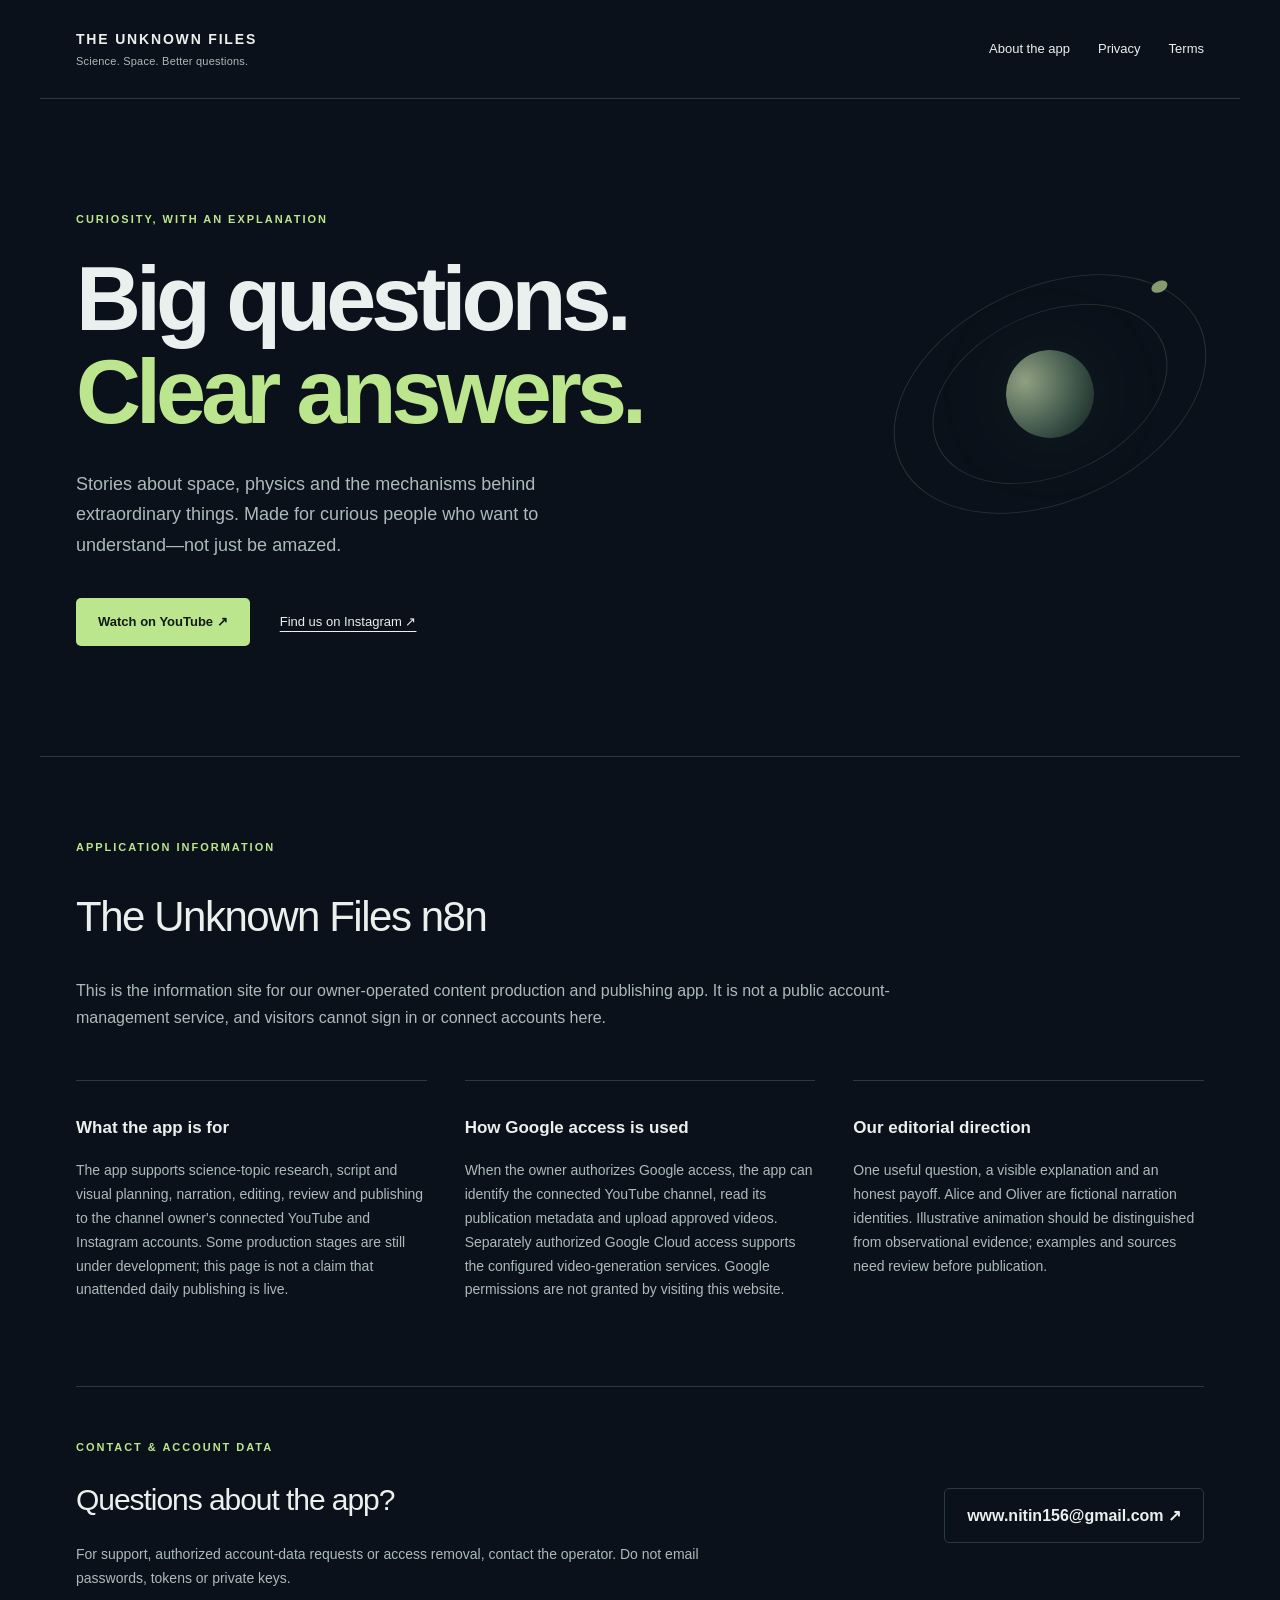
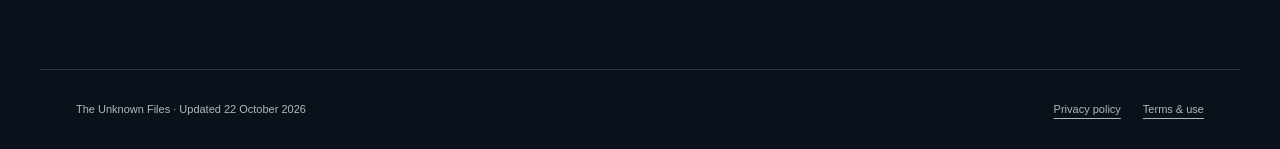
<file: index.html>
<!doctype html><html lang="en"><head><meta charset="utf-8"><meta name="viewport" content="width=device-width,initial-scale=1"><meta name="description" content="The Unknown Files: science, space and clear explanations. Information about our owner-operated publishing automation."><title>The Unknown Files — Science, explained</title><link rel="stylesheet" href="tuf-style.css"></head><body><header><a class="brand" href="index.html#home">THE UNKNOWN FILES<span>Science. Space. Better questions.</span></a><nav aria-label="Main navigation"><a href="index.html#automation">About the app</a><a href="privacy.html">Privacy</a><a href="terms.html">Terms</a></nav></header><main><section id="home" class="hero"><p class="eyebrow">CURIOSITY, WITH AN EXPLANATION</p><h1>Big questions.<br><em>Clear answers.</em></h1><p class="intro">Stories about space, physics and the mechanisms behind extraordinary things. Made for curious people who want to understand—not just be amazed.</p><div class="actions"><a class="button" href="https://www.youtube.com/channel/UCkYE1iRAkwbWhfTLlujFZoQ">Watch on YouTube ↗</a><a href="https://www.instagram.com/theunknownfiles_12/">Find us on Instagram ↗</a></div><div class="orbit" aria-hidden="true"><i></i><b></b><small></small></div></section><section id="automation" class="about"><p class="eyebrow">APPLICATION INFORMATION</p><h2>The Unknown Files n8n</h2><p>This is the information site for our owner-operated content production and publishing app. It is not a public account-management service, and visitors cannot sign in or connect accounts here.</p><div class="columns"><article><h3>What the app is for</h3><p>The app supports science-topic research, script and visual planning, narration, editing, review and publishing to the channel owner's connected YouTube and Instagram accounts. Some production stages are still under development; this page is not a claim that unattended daily publishing is live.</p></article><article><h3>How Google access is used</h3><p>When the owner authorizes Google access, the app can identify the connected YouTube channel, read its publication metadata and upload approved videos. Separately authorized Google Cloud access supports the configured video-generation services. Google permissions are not granted by visiting this website.</p></article><article><h3>Our editorial direction</h3><p>One useful question, a visible explanation and an honest payoff. Alice and Oliver are fictional narration identities. Illustrative animation should be distinguished from observational evidence; examples and sources need review before publication.</p></article></div></section><section class="contact"><div><p class="eyebrow">CONTACT &amp; ACCOUNT DATA</p><h2>Questions about the app?</h2><p>For support, authorized account-data requests or access removal, contact the operator. Do not email passwords, tokens or private keys.</p></div><a class="button secondary" href="mailto:www.nitin156@gmail.com">www.nitin156@gmail.com ↗</a></section></main><footer><span>The Unknown Files · Updated 22 October 2026</span><div><a href="privacy.html">Privacy policy</a><a href="terms.html">Terms &amp; use</a></div></footer></body></html>
</file>
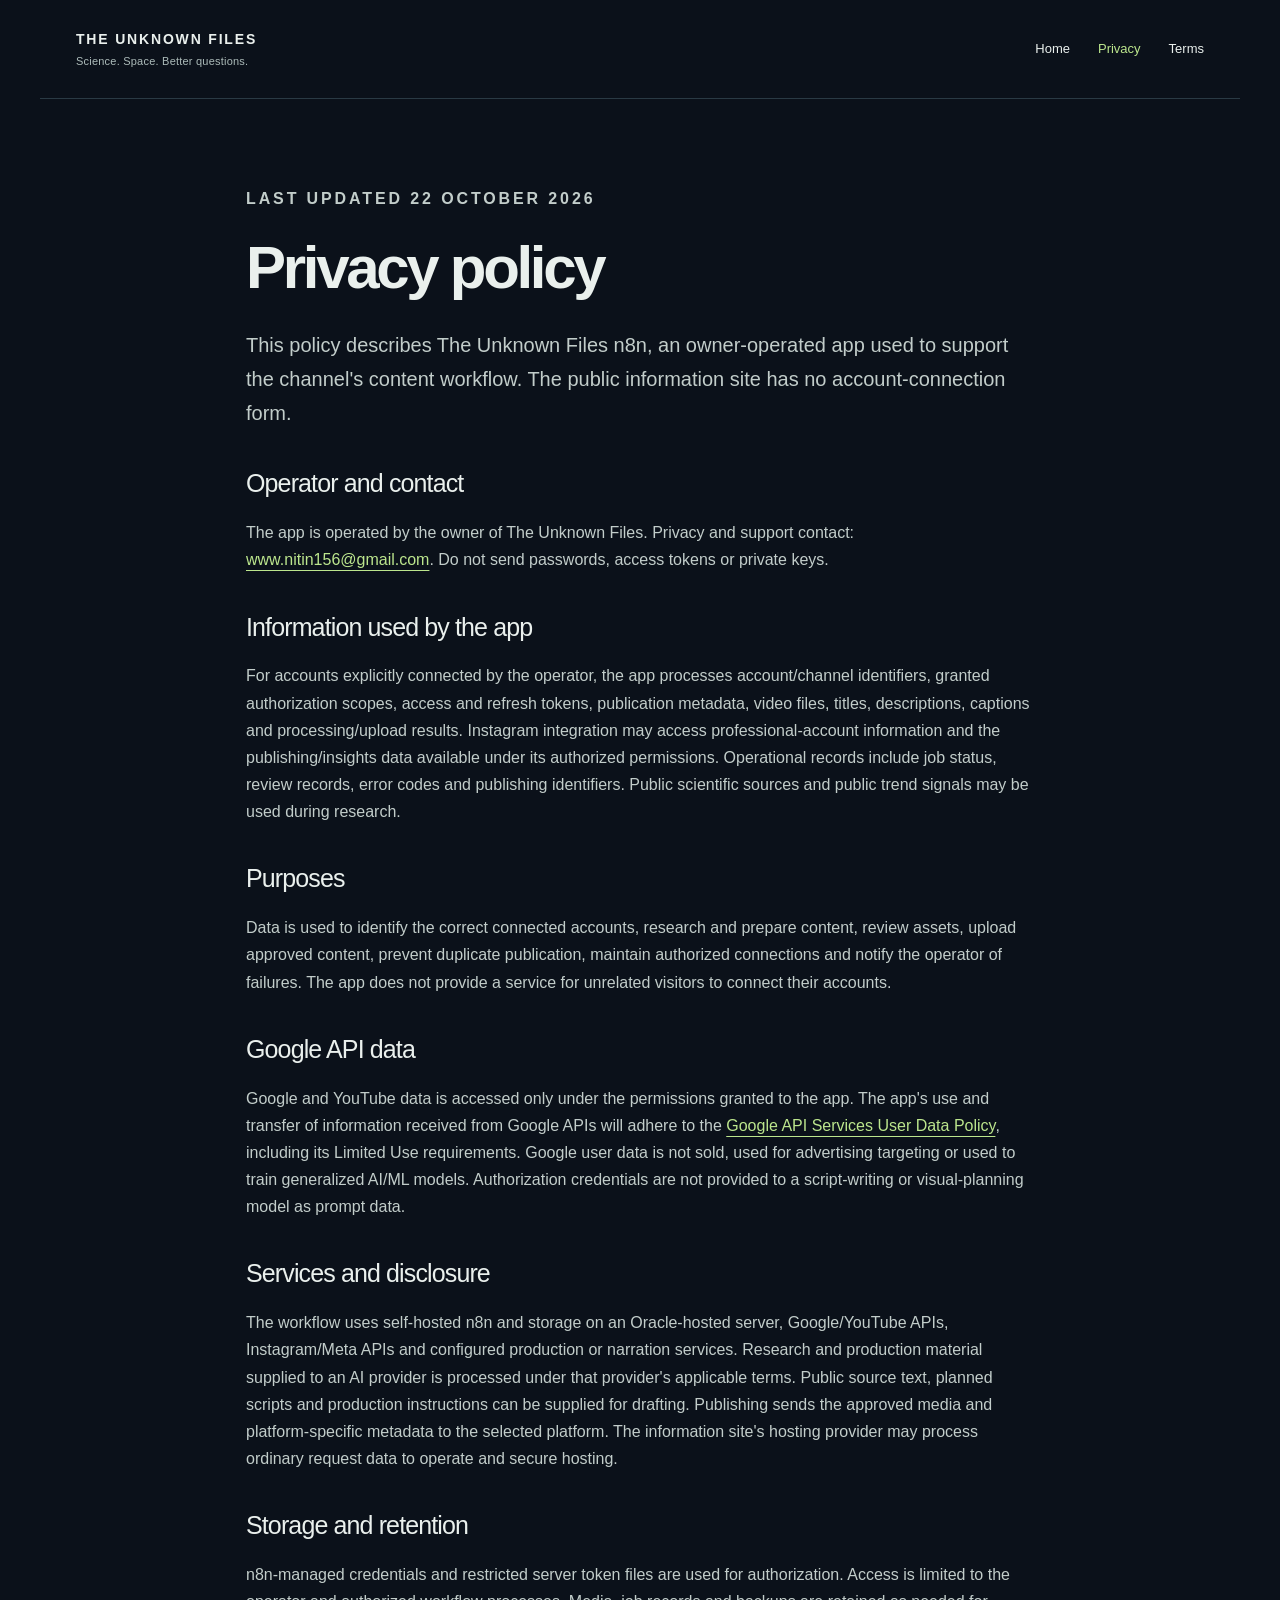
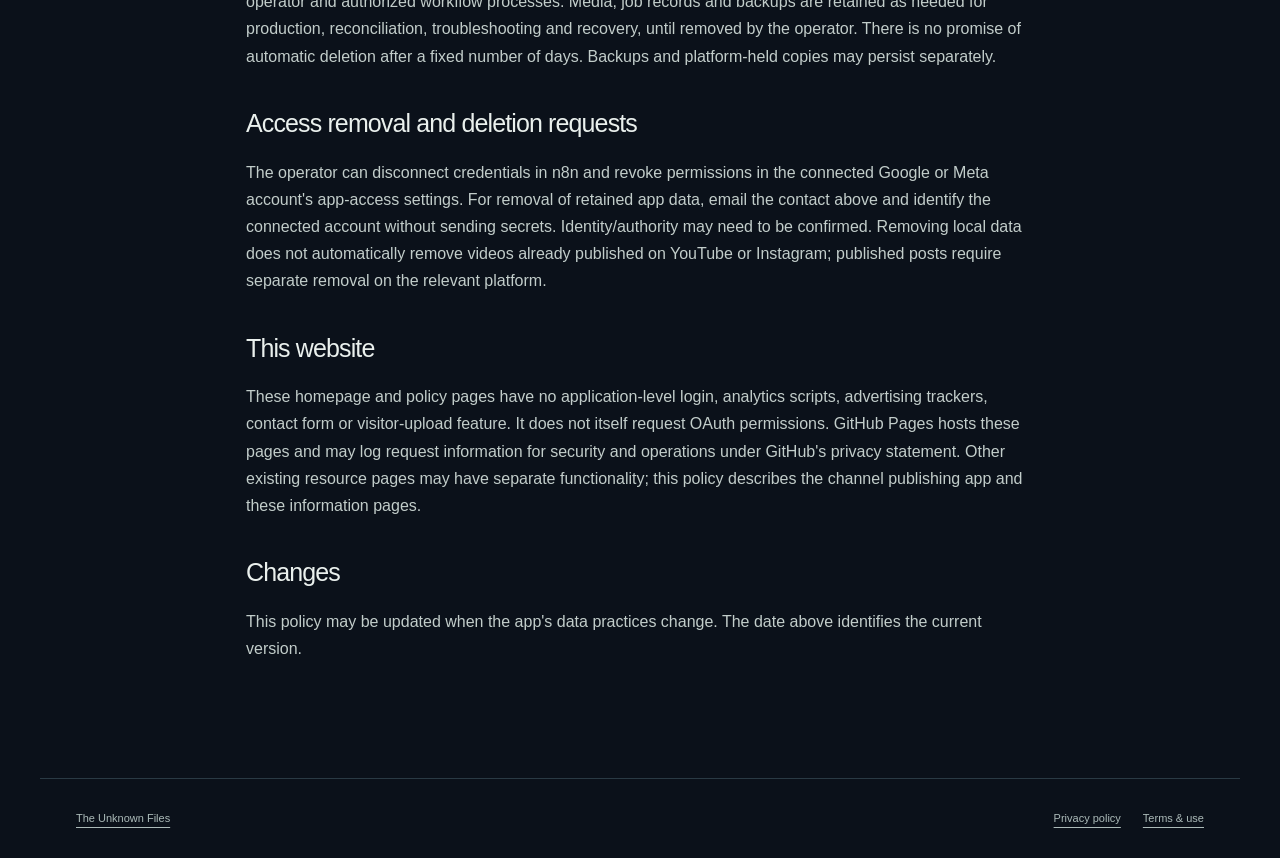
<file: privacy.html>
<!doctype html><html lang="en"><head><meta charset="utf-8"><meta name="viewport" content="width=device-width,initial-scale=1"><meta name="description" content="Privacy information for The Unknown Files n8n owner-operated publishing application."><title>Privacy policy — The Unknown Files</title><link rel="stylesheet" href="tuf-style.css"></head><body><header><a class="brand" href="index.html#home">THE UNKNOWN FILES<span>Science. Space. Better questions.</span></a><nav aria-label="Main navigation"><a href="index.html#home">Home</a><a aria-current="page" href="privacy.html">Privacy</a><a href="terms.html">Terms</a></nav></header><main class="document"><p class="eyebrow">LAST UPDATED 22 OCTOBER 2026</p><h1>Privacy policy</h1><p class="lead">This policy describes The Unknown Files n8n, an owner-operated app used to support the channel's content workflow. The public information site has no account-connection form.</p><h2>Operator and contact</h2><p>The app is operated by the owner of The Unknown Files. Privacy and support contact: <a href="mailto:www.nitin156@gmail.com">www.nitin156@gmail.com</a>. Do not send passwords, access tokens or private keys.</p><h2>Information used by the app</h2><p>For accounts explicitly connected by the operator, the app processes account/channel identifiers, granted authorization scopes, access and refresh tokens, publication metadata, video files, titles, descriptions, captions and processing/upload results. Instagram integration may access professional-account information and the publishing/insights data available under its authorized permissions. Operational records include job status, review records, error codes and publishing identifiers. Public scientific sources and public trend signals may be used during research.</p><h2>Purposes</h2><p>Data is used to identify the correct connected accounts, research and prepare content, review assets, upload approved content, prevent duplicate publication, maintain authorized connections and notify the operator of failures. The app does not provide a service for unrelated visitors to connect their accounts.</p><h2>Google API data</h2><p>Google and YouTube data is accessed only under the permissions granted to the app. The app's use and transfer of information received from Google APIs will adhere to the <a href="https://developers.google.com/terms/api-services-user-data-policy">Google API Services User Data Policy</a>, including its Limited Use requirements. Google user data is not sold, used for advertising targeting or used to train generalized AI/ML models. Authorization credentials are not provided to a script-writing or visual-planning model as prompt data.</p><h2>Services and disclosure</h2><p>The workflow uses self-hosted n8n and storage on an Oracle-hosted server, Google/YouTube APIs, Instagram/Meta APIs and configured production or narration services. Research and production material supplied to an AI provider is processed under that provider's applicable terms. Public source text, planned scripts and production instructions can be supplied for drafting. Publishing sends the approved media and platform-specific metadata to the selected platform. The information site's hosting provider may process ordinary request data to operate and secure hosting.</p><h2>Storage and retention</h2><p>n8n-managed credentials and restricted server token files are used for authorization. Access is limited to the operator and authorized workflow processes. Media, job records and backups are retained as needed for production, reconciliation, troubleshooting and recovery, until removed by the operator. There is no promise of automatic deletion after a fixed number of days. Backups and platform-held copies may persist separately.</p><h2>Access removal and deletion requests</h2><p>The operator can disconnect credentials in n8n and revoke permissions in the connected Google or Meta account's app-access settings. For removal of retained app data, email the contact above and identify the connected account without sending secrets. Identity/authority may need to be confirmed. Removing local data does not automatically remove videos already published on YouTube or Instagram; published posts require separate removal on the relevant platform.</p><h2>This website</h2><p>These homepage and policy pages have no application-level login, analytics scripts, advertising trackers, contact form or visitor-upload feature. It does not itself request OAuth permissions. GitHub Pages hosts these pages and may log request information for security and operations under GitHub's privacy statement. Other existing resource pages may have separate functionality; this policy describes the channel publishing app and these information pages.</p><h2>Changes</h2><p>This policy may be updated when the app's data practices change. The date above identifies the current version.</p></main><footer><a href="index.html#home">The Unknown Files</a><div><a href="privacy.html">Privacy policy</a><a href="terms.html">Terms &amp; use</a></div></footer></body></html>
</file>
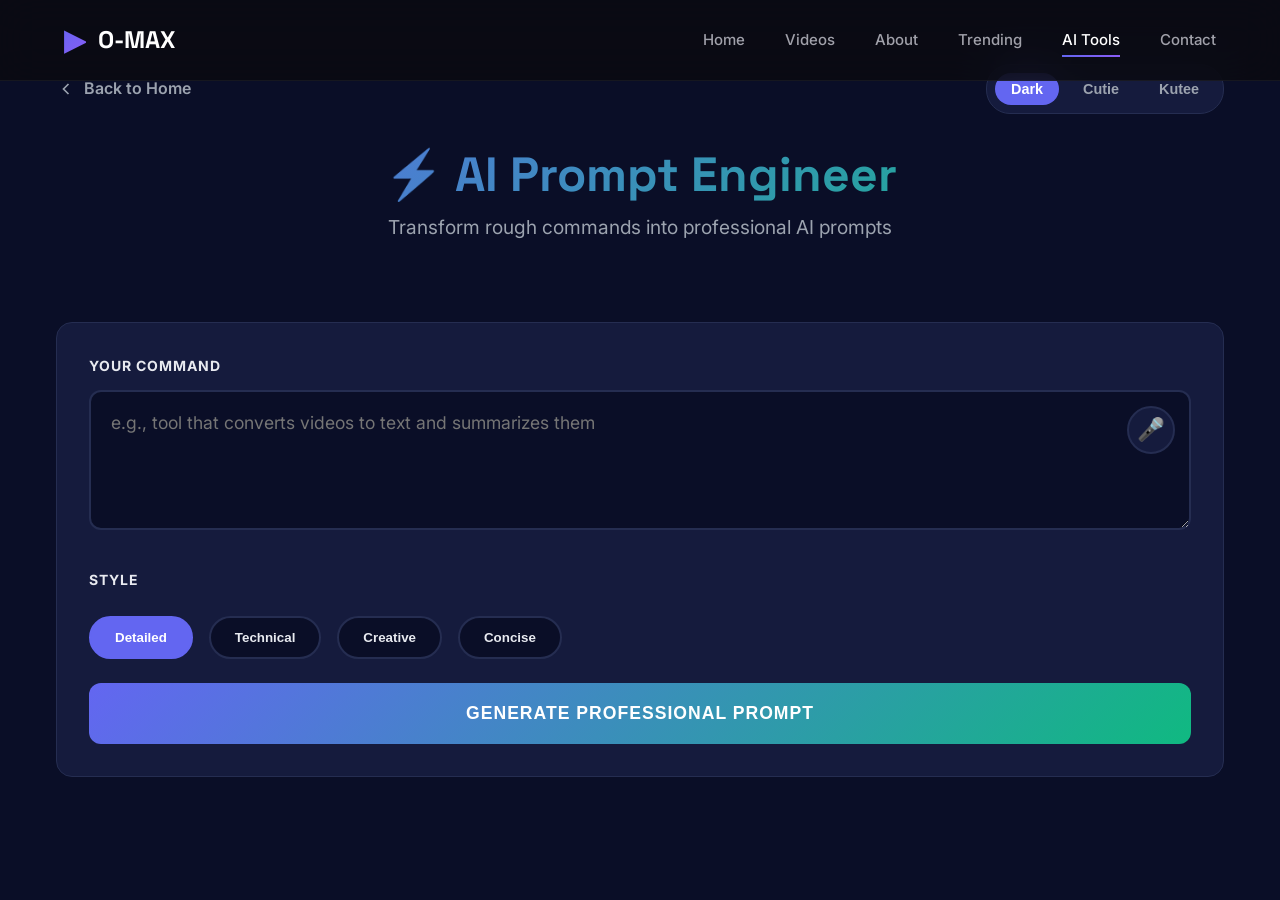
<file: prompt-engineer.html>
<!DOCTYPE html>
<html lang="en">
<head>
    <meta charset="UTF-8">
    <meta name="viewport" content="width=device-width, initial-scale=1.0">
    <meta name="description" content="Transform rough commands into professional AI prompts with voice input and grammar correction">
    <title>AI Prompt Engineer | O-MAX</title>
    <link rel="stylesheet" href="styles.css">
    <link rel="preconnect" href="https://fonts.googleapis.com">
    <link rel="preconnect" href="https://fonts.gstatic.com" crossorigin>
    <link href="https://fonts.googleapis.com/css2?family=Inter:wght@300;400;500;600;700;800&family=Space+Grotesk:wght@400;500;600;700&display=swap" rel="stylesheet">
    <style>
        :root {
            --bg: #0a0e27;
            --surface: #151b3d;
            --border: #252d51;
            --text: #e8eaf0;
            --text-dim: #9ca3af;
            --accent: #6366f1;
            --accent-hover: #5558e3;
            --accent-glow: rgba(99, 102, 241, 0.2);
            --success: #10b981;
            --warning: #f59e0b;
            --error: #ef4444;
        }

        :root[data-theme="cutie"] {
            --bg: #fff5f7;
            --surface: #ffffff;
            --border: #ffc0cb;
            --text: #2d1b2e;
            --text-dim: #6b4c6f;
            --accent: #ff69b4;
            --accent-hover: #ff1493;
            --accent-glow: rgba(255, 105, 180, 0.2);
            --success: #ff1493;
            --warning: #ff6b9d;
            --error: #ff1493;
        }

        :root[data-theme="kutee"] {
            --bg: #1a0033;
            --surface: #2d0052;
            --border: #6b00cc;
            --text: #f0e6ff;
            --text-dim: #b399cc;
            --accent: #cc00ff;
            --accent-hover: #9d00ff;
            --accent-glow: rgba(204, 0, 255, 0.3);
            --success: #ff00ff;
            --warning: #9d00ff;
            --error: #ff00cc;
        }

        body {
            background: var(--bg);
            color: var(--text);
            min-height: 100vh;
            transition: background 0.3s, color 0.3s;
        }

        .tool-container {
            max-width: 1200px;
            margin: 0 auto;
            padding: 2rem 1rem;
        }

        .tool-header {
            text-align: center;
            margin-bottom: 3rem;
            padding: 2rem 0;
        }

        .header-top {
            display: flex;
            justify-content: space-between;
            align-items: center;
            margin-bottom: 2rem;
            flex-wrap: wrap;
            gap: 1rem;
        }

        .back-link {
            display: inline-flex;
            align-items: center;
            gap: 0.5rem;
            color: var(--text-dim);
            text-decoration: none;
            font-weight: 600;
            transition: color 0.2s;
        }

        .back-link:hover {
            color: var(--accent);
        }

        .theme-switcher {
            display: flex;
            gap: 0.5rem;
            background: var(--surface);
            border: 1px solid var(--border);
            border-radius: 24px;
            padding: 0.5rem;
        }

        .theme-btn {
            padding: 0.5rem 1rem;
            background: transparent;
            border: none;
            border-radius: 20px;
            color: var(--text-dim);
            font-weight: 600;
            cursor: pointer;
            transition: all 0.2s;
            font-size: 0.9rem;
        }

        .theme-btn:hover {
            background: var(--accent-glow);
            color: var(--accent);
        }

        .theme-btn.active {
            background: var(--accent);
            color: white;
        }

        .tool-title {
            font-size: 3rem;
            font-weight: 900;
            background: linear-gradient(135deg, var(--accent), var(--success));
            -webkit-background-clip: text;
            -webkit-text-fill-color: transparent;
            margin-bottom: 0.5rem;
        }

        .tool-subtitle {
            color: var(--text-dim);
            font-size: 1.2rem;
        }

        .input-card {
            background: var(--surface);
            border: 1px solid var(--border);
            border-radius: 16px;
            padding: 2rem;
            margin-bottom: 2rem;
        }

        label {
            display: block;
            font-weight: 700;
            margin-bottom: 0.75rem;
            text-transform: uppercase;
            font-size: 0.875rem;
            letter-spacing: 1px;
        }

        .input-wrapper {
            position: relative;
        }

        textarea {
            width: 100%;
            padding: 1.25rem 4rem 1.25rem 1.25rem;
            background: var(--bg);
            border: 2px solid var(--border);
            border-radius: 12px;
            color: var(--text);
            font-size: 1.1rem;
            font-family: inherit;
            min-height: 140px;
            resize: vertical;
            transition: all 0.2s;
        }

        textarea:focus {
            outline: none;
            border-color: var(--accent);
            box-shadow: 0 0 0 3px var(--accent-glow);
        }

        .mic-btn {
            position: absolute;
            right: 1rem;
            top: 1rem;
            width: 3rem;
            height: 3rem;
            border: 2px solid var(--border);
            border-radius: 50%;
            background: var(--surface);
            color: var(--text-dim);
            cursor: pointer;
            display: flex;
            align-items: center;
            justify-content: center;
            font-size: 1.4rem;
            transition: all 0.2s;
        }

        .mic-btn:hover {
            border-color: var(--accent);
            color: var(--accent);
            transform: scale(1.05);
        }

        .mic-btn.recording {
            border-color: var(--error);
            background: var(--error);
            color: white;
            animation: pulse 1.5s infinite;
        }

        @keyframes pulse {
            0%, 100% {
                transform: scale(1);
                box-shadow: 0 0 0 0 var(--error);
            }
            50% {
                transform: scale(1.05);
                box-shadow: 0 0 0 10px transparent;
            }
        }

        .recording-status {
            display: none;
            margin-top: 0.75rem;
            padding: 0.75rem;
            background: var(--accent-glow);
            border-radius: 8px;
            color: var(--error);
            font-weight: 600;
        }

        .recording-status.active {
            display: flex;
            align-items: center;
            gap: 0.5rem;
        }

        .recording-dot {
            width: 8px;
            height: 8px;
            background: var(--error);
            border-radius: 50%;
            animation: blink 1s infinite;
        }

        @keyframes blink {
            0%, 100% {
                opacity: 1;
            }
            50% {
                opacity: 0.2;
            }
        }

        .styles {
            display: flex;
            gap: 1rem;
            flex-wrap: wrap;
            margin: 1.5rem 0;
        }

        .style-btn {
            padding: 0.75rem 1.5rem;
            border: 2px solid var(--border);
            border-radius: 24px;
            background: var(--bg);
            color: var(--text);
            font-weight: 600;
            cursor: pointer;
            transition: all 0.2s;
        }

        .style-btn:hover {
            border-color: var(--accent);
        }

        .style-btn.active {
            border-color: var(--accent);
            background: var(--accent);
            color: white;
        }

        .generate-btn {
            width: 100%;
            padding: 1.25rem;
            background: linear-gradient(135deg, var(--accent), var(--success));
            border: none;
            border-radius: 12px;
            color: white;
            font-size: 1.1rem;
            font-weight: 700;
            cursor: pointer;
            text-transform: uppercase;
            letter-spacing: 1px;
            transition: all 0.2s;
        }

        .generate-btn:hover {
            transform: translateY(-2px);
            box-shadow: 0 8px 24px var(--accent-glow);
        }

        .output {
            margin-top: 2rem;
        }

        .grid {
            display: grid;
            grid-template-columns: 1fr 1fr;
            gap: 2rem;
            margin-bottom: 2rem;
        }

        .card {
            background: var(--surface);
            border: 1px solid var(--border);
            border-radius: 16px;
            padding: 2rem;
        }

        .card-header {
            display: flex;
            justify-content: space-between;
            align-items: center;
            margin-bottom: 1.5rem;
            padding-bottom: 1rem;
            border-bottom: 2px solid var(--border);
        }

        .card-title {
            font-weight: 800;
            text-transform: uppercase;
            font-size: 0.85rem;
            letter-spacing: 1.5px;
            color: var(--text-dim);
        }

        .copy-btn {
            padding: 0.6rem 1.2rem;
            background: var(--accent-glow);
            border: 2px solid var(--accent);
            border-radius: 8px;
            color: var(--accent);
            font-weight: 700;
            cursor: pointer;
            transition: all 0.2s;
        }

        .copy-btn:hover {
            background: var(--accent);
            color: white;
        }

        .copy-btn.copied {
            background: var(--success);
            border-color: var(--success);
            color: white;
        }

        .prompt-text {
            line-height: 1.8;
            white-space: pre-wrap;
            word-wrap: break-word;
        }

        .improvements {
            background: var(--surface);
            border: 2px solid var(--success);
            border-radius: 16px;
            padding: 2rem;
        }

        .improvements-title {
            font-weight: 800;
            color: var(--success);
            margin-bottom: 1rem;
            text-transform: uppercase;
            letter-spacing: 1px;
        }

        .improvements ul {
            list-style: none;
        }

        .improvements li {
            padding: 0.5rem 0 0.5rem 2rem;
            position: relative;
        }

        .improvements li::before {
            content: "✓";
            position: absolute;
            left: 0;
            color: var(--success);
            font-weight: 700;
            font-size: 1.2rem;
        }

        .hidden {
            display: none;
        }

        .toast {
            position: fixed;
            bottom: 2rem;
            right: 2rem;
            background: var(--surface);
            border: 2px solid;
            padding: 1rem 1.5rem;
            border-radius: 12px;
            box-shadow: 0 8px 24px rgba(0, 0, 0, 0.3);
            display: flex;
            align-items: center;
            gap: 1rem;
            opacity: 0;
            transform: translateY(1rem);
            transition: all 0.3s;
            z-index: 1000;
        }

        .toast.show {
            opacity: 1;
            transform: translateY(0);
        }

        .toast.success {
            border-color: var(--success);
            color: var(--success);
        }

        .toast.error {
            border-color: var(--error);
            color: var(--error);
        }

        @media (max-width: 768px) {
            .grid {
                grid-template-columns: 1fr;
            }

            .tool-title {
                font-size: 2rem;
            }

            .header-top {
                flex-direction: column;
            }
        }
    </style>
</head>
<body>
    <!-- Navigation (same as homepage) -->
    <nav class="navbar" id="navbar">
        <div class="container">
            <div class="nav-content">
                <a href="index.html" class="logo">
                    <span class="logo-icon">▶</span>
                    <span class="logo-text">O-MAX</span>
                </a>
                <button class="mobile-toggle" id="mobileToggle" aria-label="Toggle menu">
                    <span></span>
                    <span></span>
                    <span></span>
                </button>
                <ul class="nav-links" id="navLinks">
                    <li><a href="index.html#home" class="nav-link">Home</a></li>
                    <li><a href="index.html#videos" class="nav-link">Videos</a></li>
                    <li><a href="index.html#about" class="nav-link">About</a></li>
                    <li><a href="trending.html" class="nav-link">Trending</a></li>
                    <li><a href="prompt-engineer.html" class="nav-link active">AI Tools</a></li>
                    <li><a href="index.html#contact" class="nav-link">Contact</a></li>
                </ul>
            </div>
        </div>
    </nav>

    <div class="tool-container">
        <header class="tool-header">
            <div class="header-top">
                <a href="index.html" class="back-link">
                    <svg width="20" height="20" viewBox="0 0 24 24" fill="none" stroke="currentColor" stroke-width="2">
                        <polyline points="15 18 9 12 15 6"></polyline>
                    </svg>
                    Back to Home
                </a>
                <div class="theme-switcher">
                    <button class="theme-btn active" data-theme="default">Dark</button>
                    <button class="theme-btn" data-theme="cutie">Cutie</button>
                    <button class="theme-btn" data-theme="kutee">Kutee</button>
                </div>
            </div>
            <h1 class="tool-title">⚡ AI Prompt Engineer</h1>
            <p class="tool-subtitle">Transform rough commands into professional AI prompts</p>
        </header>

        <div class="input-card">
            <label>Your Command</label>
            <div class="input-wrapper">
                <textarea id="input" placeholder="e.g., tool that converts videos to text and summarizes them"></textarea>
                <button class="mic-btn" id="micBtn">🎤</button>
            </div>
            <div class="recording-status" id="recording">
                <span class="recording-dot"></span>
                <span>Listening... Click mic to stop</span>
            </div>

            <label style="margin-top: 2rem;">Style</label>
            <div class="styles">
                <button class="style-btn active" data-style="detailed">Detailed</button>
                <button class="style-btn" data-style="technical">Technical</button>
                <button class="style-btn" data-style="creative">Creative</button>
                <button class="style-btn" data-style="concise">Concise</button>
            </div>

            <button class="generate-btn" id="generate">Generate Professional Prompt</button>
        </div>

        <div class="output hidden" id="output">
            <div class="grid">
                <div class="card">
                    <div class="card-header">
                        <span class="card-title">Original</span>
                        <button class="copy-btn" data-target="original">Copy</button>
                    </div>
                    <div class="prompt-text" id="originalText"></div>
                </div>

                <div class="card">
                    <div class="card-header">
                        <span class="card-title">Professional</span>
                        <button class="copy-btn" data-target="pro">Copy</button>
                    </div>
                    <div class="prompt-text" id="proText"></div>
                </div>
            </div>

            <div class="improvements">
                <div class="improvements-title">Improvements Made</div>
                <ul id="improvementsList"></ul>
            </div>
        </div>
    </div>

    <div class="toast" id="toast">
        <span id="toastIcon">✓</span>
        <span id="toastMsg">Copied!</span>
    </div>

    <script src="script.js"></script>
    <script src="prompt-engineer-script.js"></script>
</body>
</html>
</file>
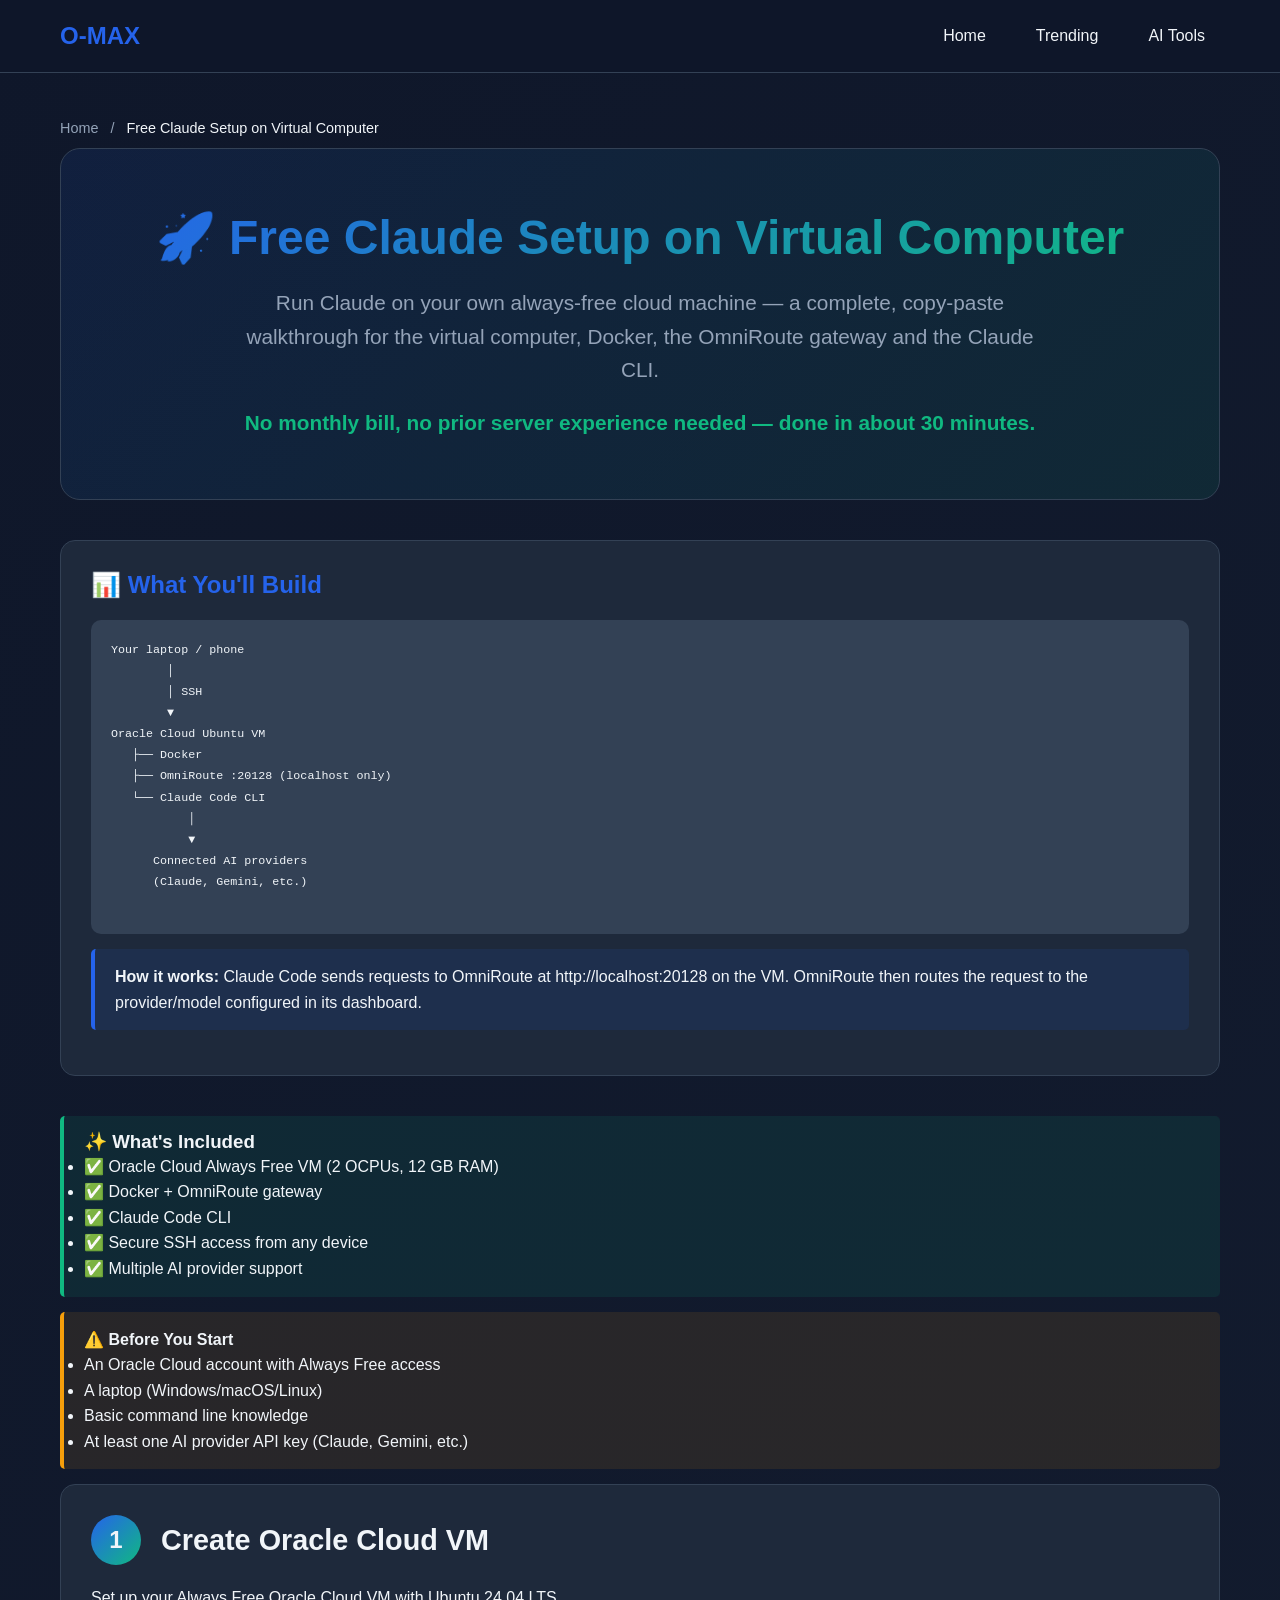
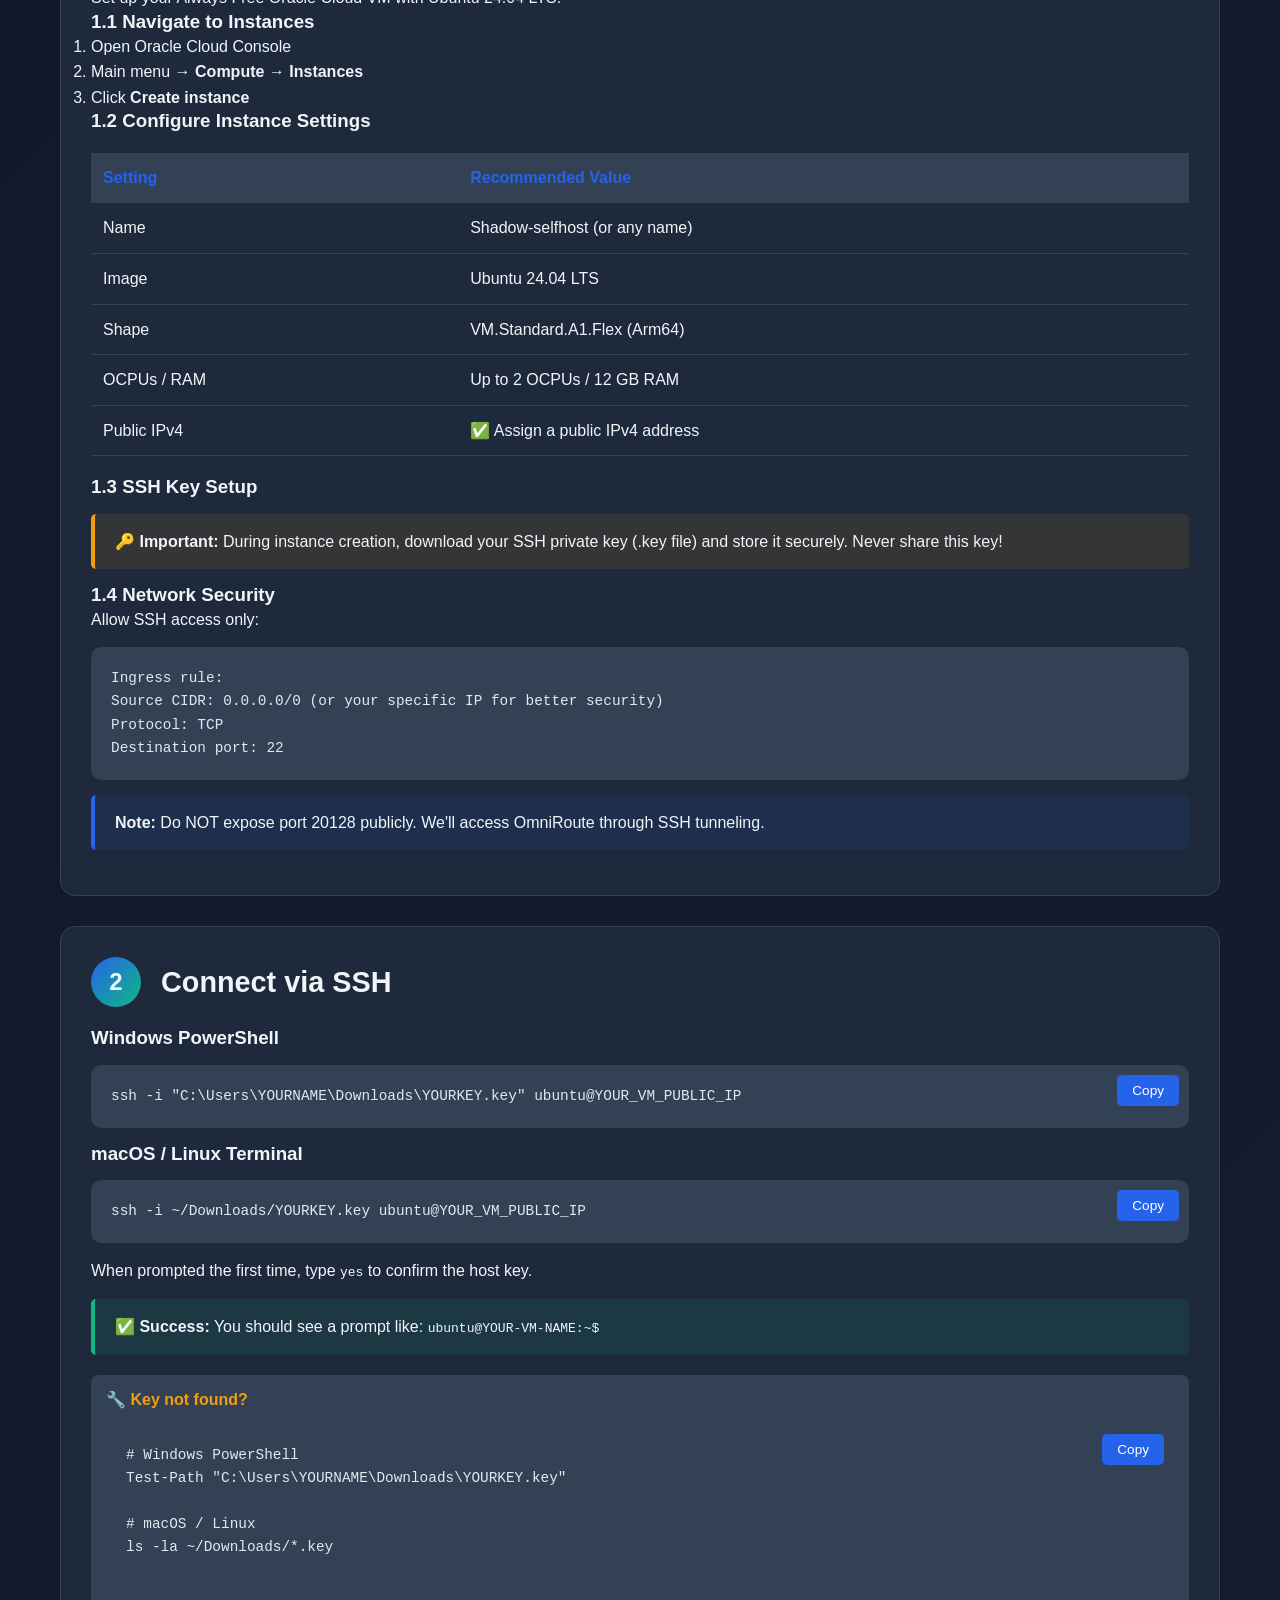
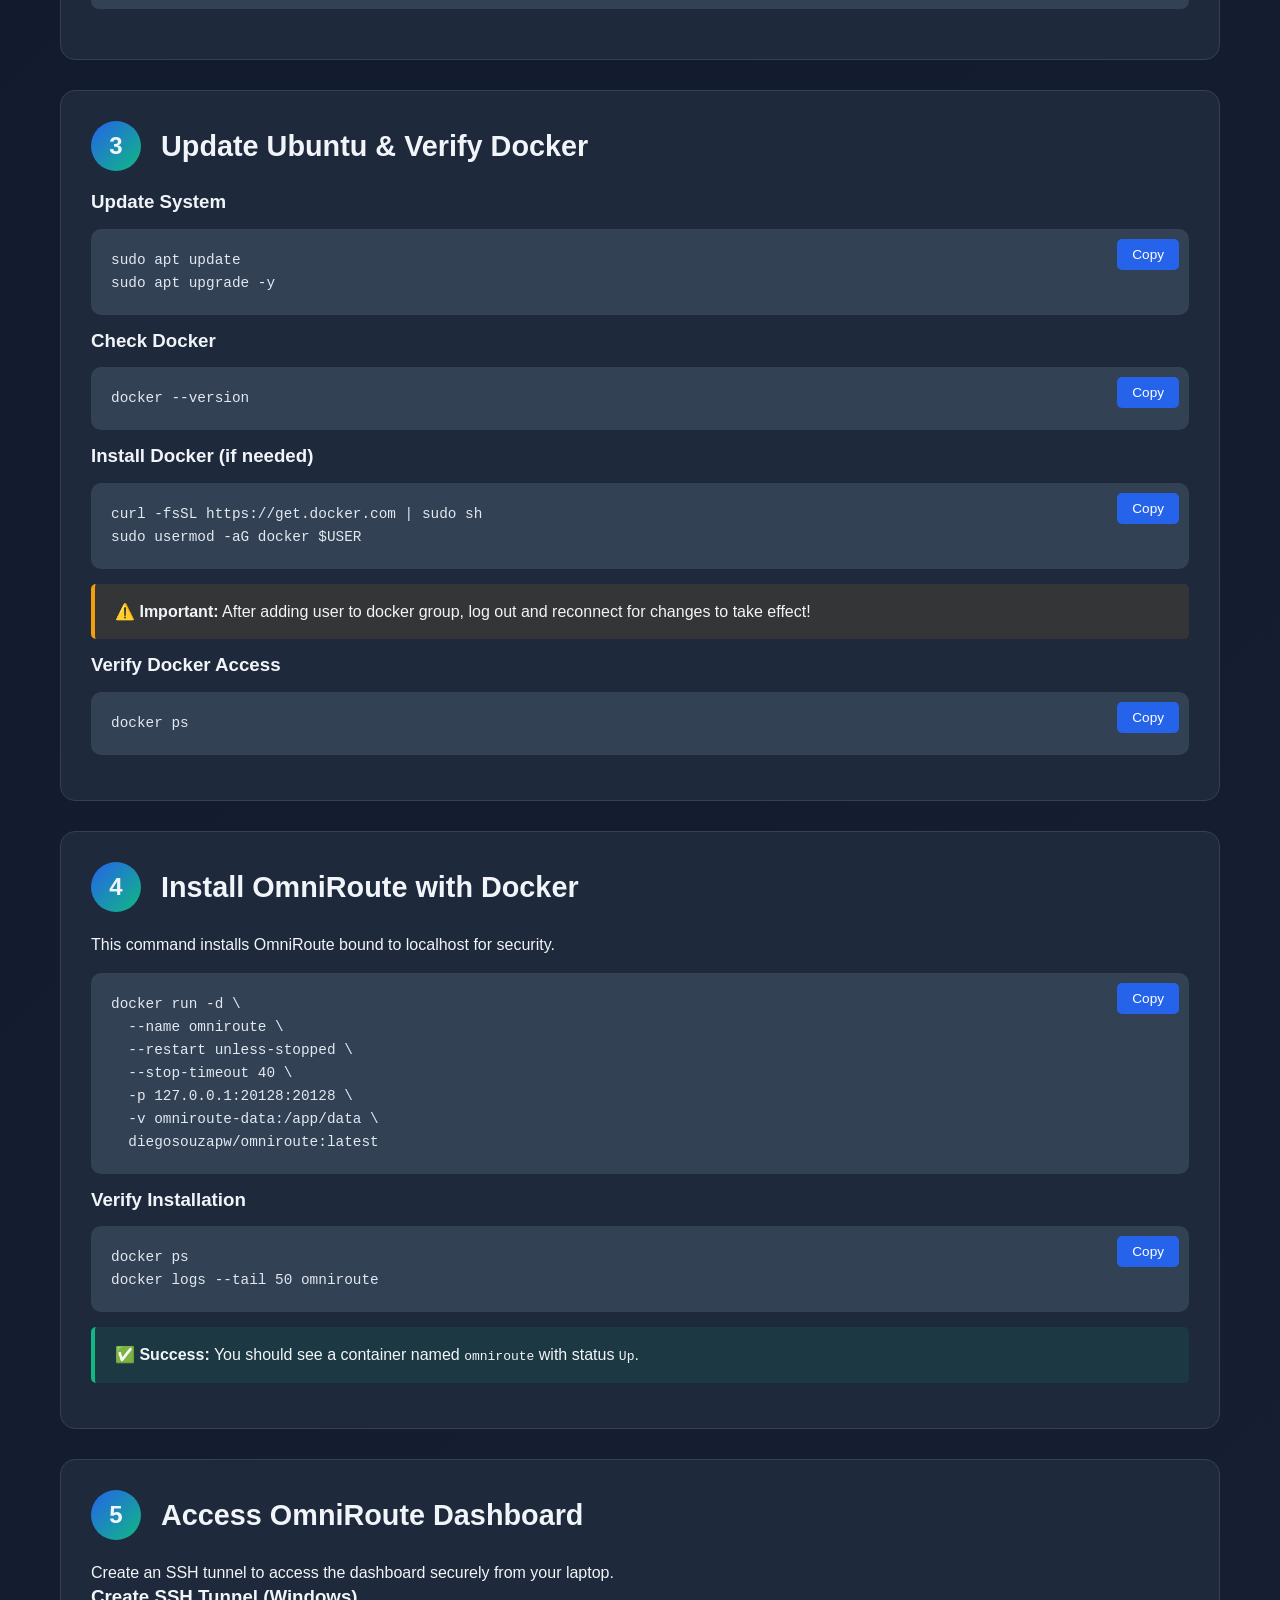
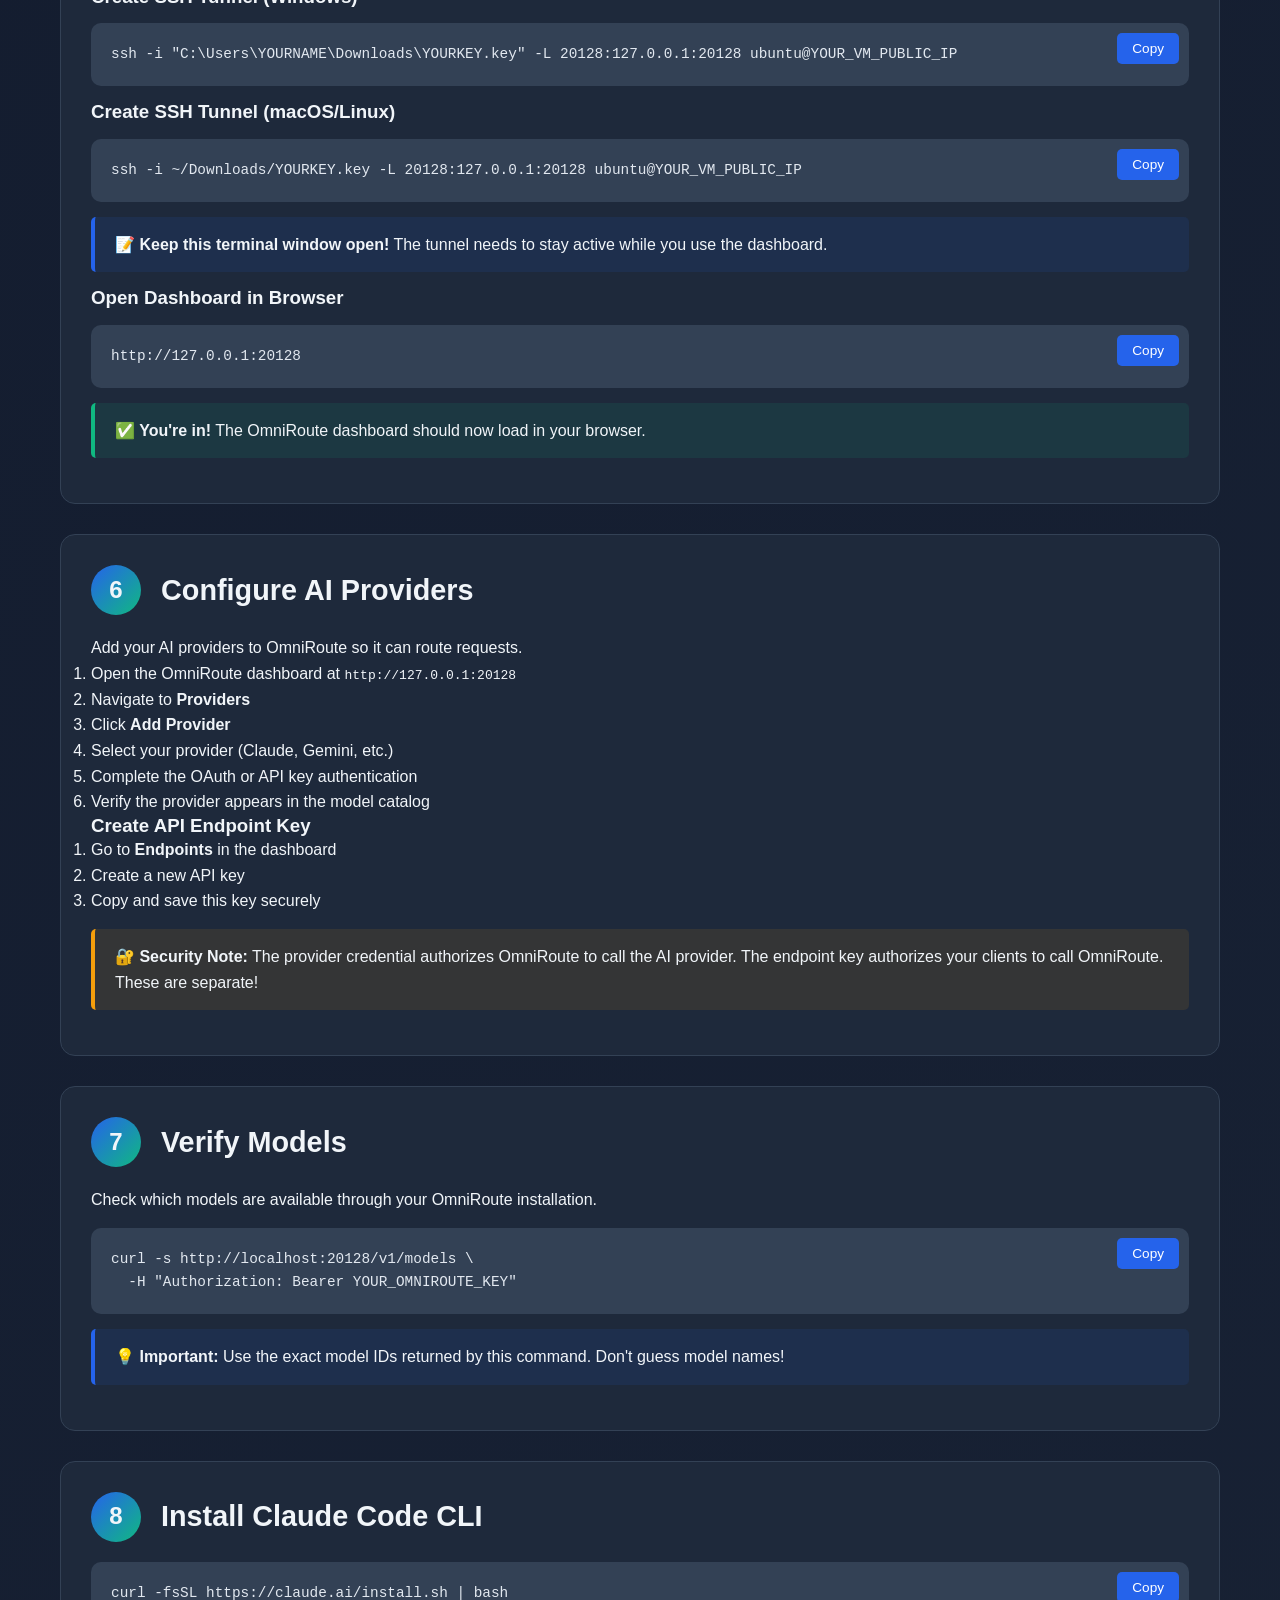
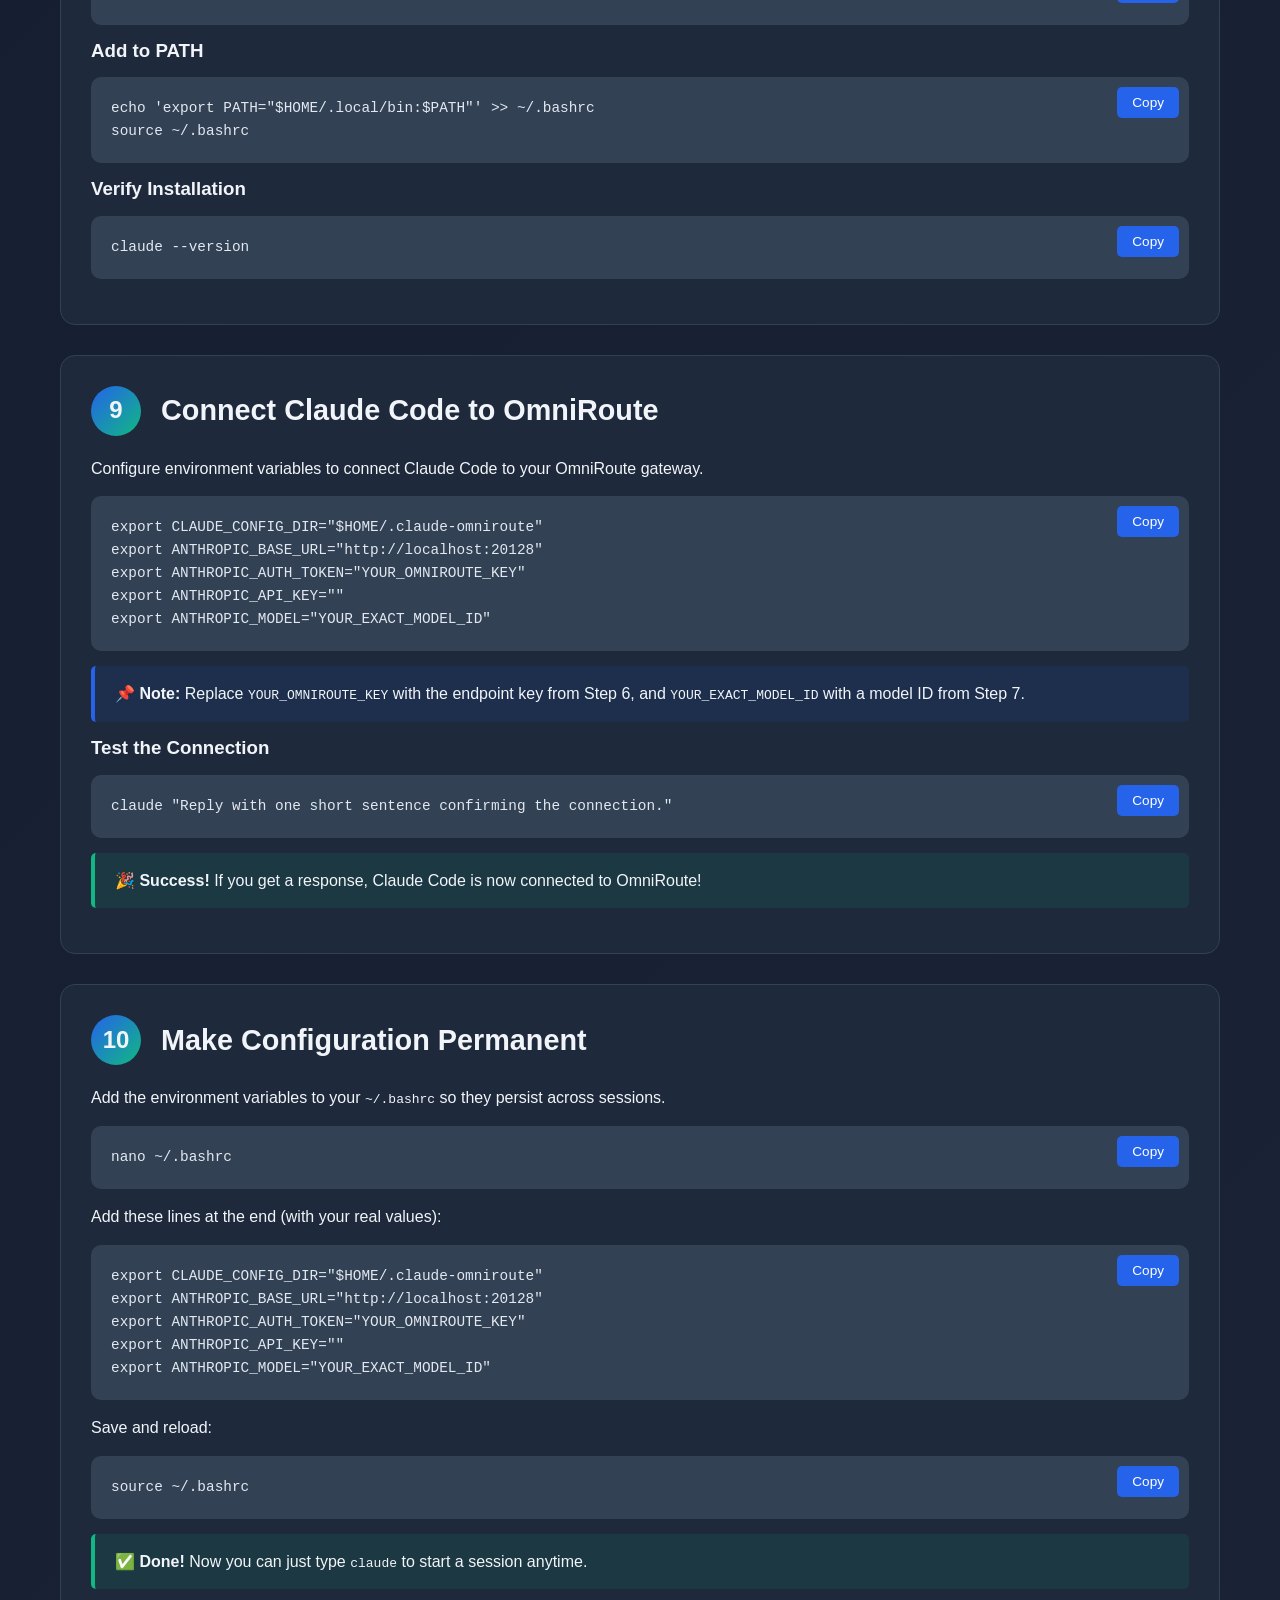
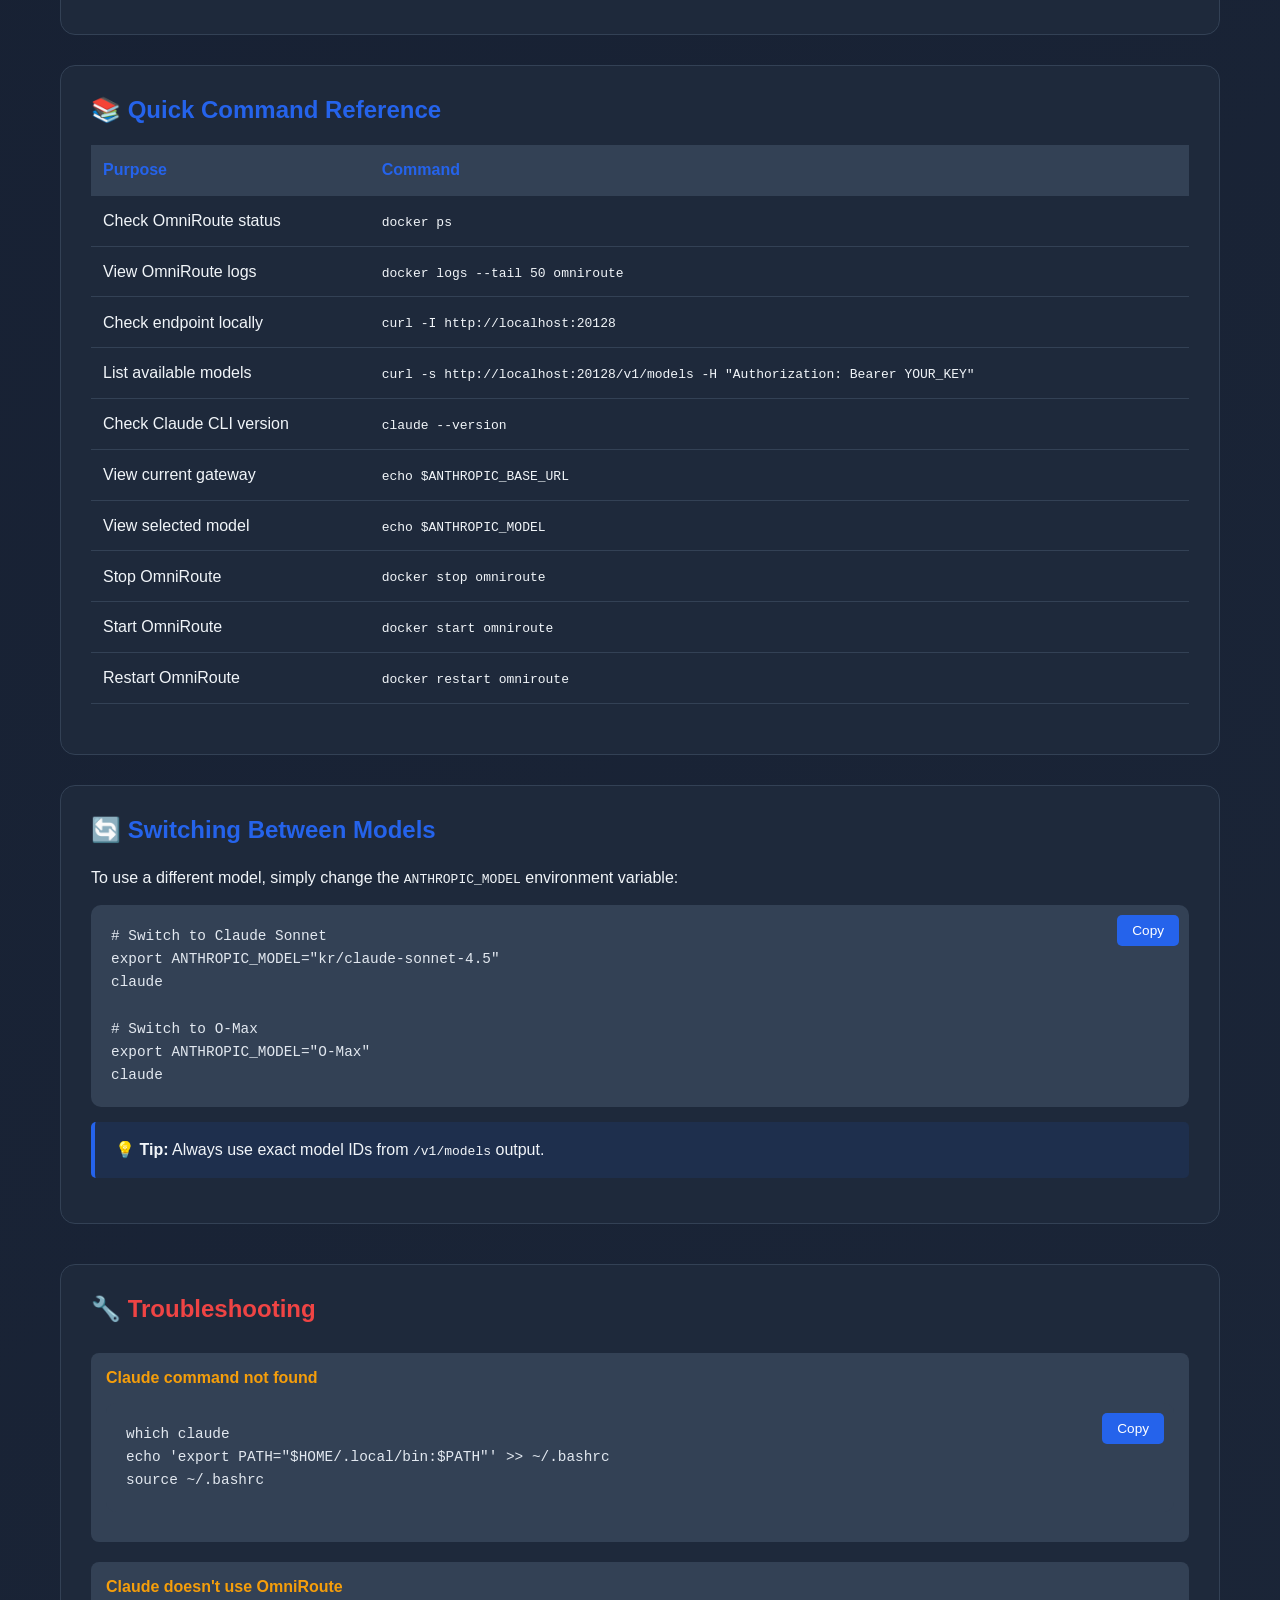
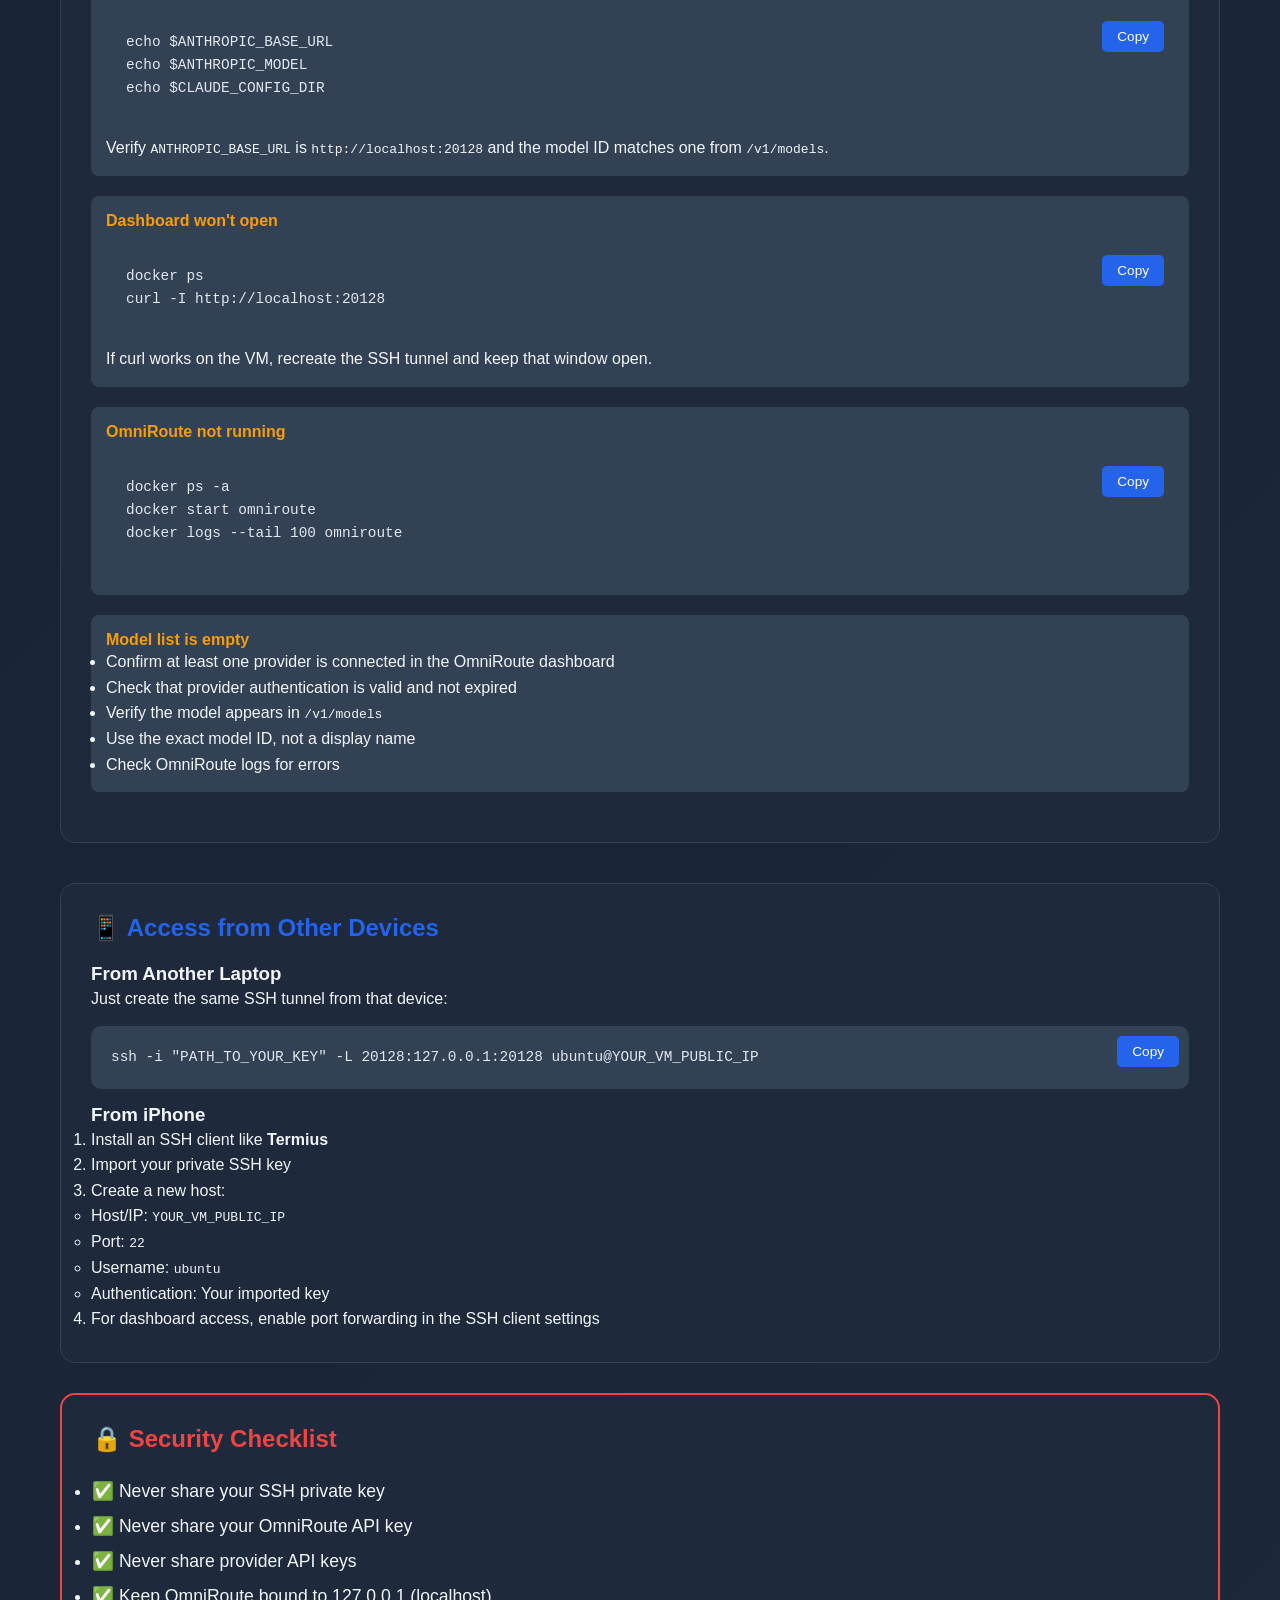
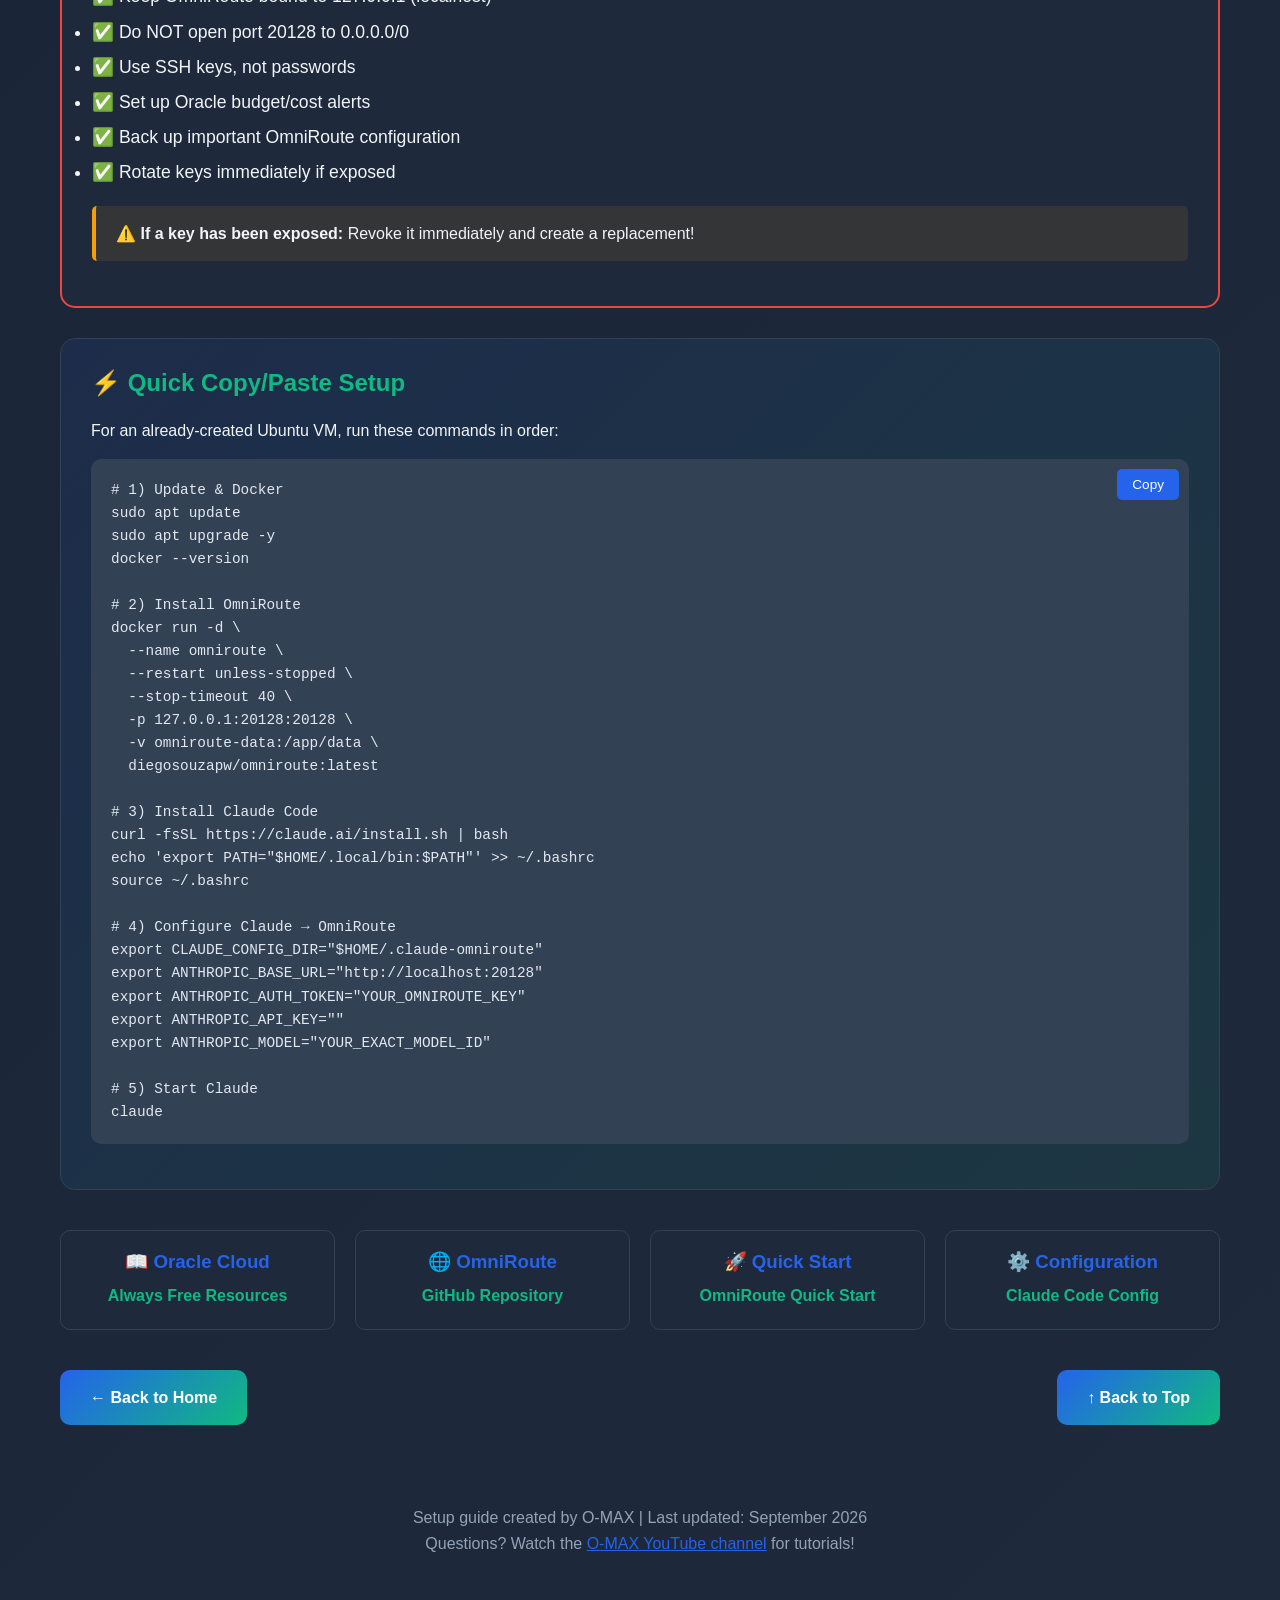
<file: setup-guide.html>
<!DOCTYPE html>
<html lang="en">
<head>
    <meta charset="UTF-8">
    <meta name="viewport" content="width=device-width, initial-scale=1.0">
    <title>Free Claude Setup on Virtual Computer | O-MAX</title>
    <meta name="description" content="Free step-by-step guide to run Claude on your own always-free cloud virtual computer using Docker and the OmniRoute gateway.">
    <link rel="stylesheet" href="styles.css">
    <style>
        :root {
            --primary-color: #2563eb;
            --success-color: #10b981;
            --warning-color: #f59e0b;
            --danger-color: #ef4444;
            --dark-bg: #0f172a;
            --card-bg: #1e293b;
            --text-primary: #f1f5f9;
            --text-secondary: #94a3b8;
            --code-bg: #334155;
            --border-color: #334155;
        }

        body {
            background: linear-gradient(135deg, #0f172a 0%, #1e293b 100%);
            color: var(--text-primary);
            font-family: 'Segoe UI', Tahoma, Geneva, Verdana, sans-serif;
            line-height: 1.6;
            margin: 0;
            padding: 0;
        }

        .setup-container {
            max-width: 1200px;
            margin: 0 auto;
            padding: 20px;
        }

        .hero-section {
            text-align: center;
            padding: 60px 20px;
            background: linear-gradient(135deg, rgba(37, 99, 235, 0.1) 0%, rgba(16, 185, 129, 0.1) 100%);
            border-radius: 20px;
            margin-bottom: 40px;
            border: 1px solid var(--border-color);
        }

        .hero-section h1 {
            font-size: 3em;
            margin-bottom: 20px;
            background: linear-gradient(135deg, #2563eb, #10b981);
            -webkit-background-clip: text;
            -webkit-text-fill-color: transparent;
            background-clip: text;
        }

        .hero-section p {
            font-size: 1.3em;
            color: var(--text-secondary);
            max-width: 800px;
            margin: 0 auto;
        }

        .architecture-diagram {
            background: var(--card-bg);
            border-radius: 15px;
            padding: 30px;
            margin: 40px 0;
            border: 1px solid var(--border-color);
        }

        .architecture-diagram h2 {
            color: var(--primary-color);
            margin-bottom: 20px;
        }

        .architecture-diagram pre {
            background: var(--code-bg);
            padding: 20px;
            border-radius: 10px;
            overflow-x: auto;
            font-size: 0.9em;
            line-height: 1.8;
        }

        .step-card {
            background: var(--card-bg);
            border-radius: 15px;
            padding: 30px;
            margin-bottom: 30px;
            border: 1px solid var(--border-color);
            transition: transform 0.3s ease, box-shadow 0.3s ease;
        }

        .step-card:hover {
            transform: translateY(-5px);
            box-shadow: 0 10px 30px rgba(37, 99, 235, 0.3);
        }

        .step-header {
            display: flex;
            align-items: center;
            margin-bottom: 20px;
        }

        .step-number {
            width: 50px;
            height: 50px;
            border-radius: 50%;
            background: linear-gradient(135deg, var(--primary-color), var(--success-color));
            display: flex;
            align-items: center;
            justify-content: center;
            font-size: 1.5em;
            font-weight: bold;
            margin-right: 20px;
            flex-shrink: 0;
        }

        .step-title {
            font-size: 1.8em;
            color: var(--text-primary);
            margin: 0;
        }

        .code-block {
            background: var(--code-bg);
            border-radius: 10px;
            padding: 20px;
            margin: 15px 0;
            position: relative;
            overflow-x: auto;
        }

        .code-block pre {
            margin: 0;
            color: #e2e8f0;
            font-family: 'Consolas', 'Monaco', monospace;
            font-size: 0.9em;
        }

        .copy-btn {
            position: absolute;
            top: 10px;
            right: 10px;
            background: var(--primary-color);
            color: white;
            border: none;
            padding: 8px 15px;
            border-radius: 5px;
            cursor: pointer;
            font-size: 0.85em;
            transition: background 0.3s ease;
        }

        .copy-btn:hover {
            background: #1d4ed8;
        }

        .copy-btn.copied {
            background: var(--success-color);
        }

        .info-box {
            background: rgba(37, 99, 235, 0.1);
            border-left: 4px solid var(--primary-color);
            padding: 15px 20px;
            margin: 15px 0;
            border-radius: 5px;
        }

        .warning-box {
            background: rgba(245, 158, 11, 0.1);
            border-left: 4px solid var(--warning-color);
            padding: 15px 20px;
            margin: 15px 0;
            border-radius: 5px;
        }

        .success-box {
            background: rgba(16, 185, 129, 0.1);
            border-left: 4px solid var(--success-color);
            padding: 15px 20px;
            margin: 15px 0;
            border-radius: 5px;
        }

        .settings-table {
            width: 100%;
            border-collapse: collapse;
            margin: 20px 0;
        }

        .settings-table th,
        .settings-table td {
            padding: 12px;
            text-align: left;
            border-bottom: 1px solid var(--border-color);
        }

        .settings-table th {
            background: var(--code-bg);
            color: var(--primary-color);
            font-weight: bold;
        }

        .settings-table tr:hover {
            background: rgba(37, 99, 235, 0.05);
        }

        .command-list {
            list-style: none;
            padding: 0;
        }

        .command-list li {
            background: var(--code-bg);
            padding: 15px;
            margin: 10px 0;
            border-radius: 8px;
            font-family: 'Consolas', 'Monaco', monospace;
        }

        .nav-buttons {
            display: flex;
            justify-content: space-between;
            margin: 40px 0;
            flex-wrap: wrap;
            gap: 15px;
        }

        .nav-btn {
            background: linear-gradient(135deg, var(--primary-color), var(--success-color));
            color: white;
            padding: 15px 30px;
            border: none;
            border-radius: 10px;
            cursor: pointer;
            font-size: 1em;
            font-weight: bold;
            transition: transform 0.3s ease, box-shadow 0.3s ease;
            text-decoration: none;
            display: inline-block;
        }

        .nav-btn:hover {
            transform: translateY(-3px);
            box-shadow: 0 10px 25px rgba(37, 99, 235, 0.4);
        }

        .quick-links {
            display: grid;
            grid-template-columns: repeat(auto-fit, minmax(250px, 1fr));
            gap: 20px;
            margin: 40px 0;
        }

        .quick-link-card {
            background: var(--card-bg);
            border-radius: 10px;
            padding: 20px;
            text-align: center;
            border: 1px solid var(--border-color);
            transition: transform 0.3s ease;
        }

        .quick-link-card:hover {
            transform: scale(1.05);
        }

        .quick-link-card h3 {
            color: var(--primary-color);
            margin-bottom: 10px;
        }

        .quick-link-card a {
            color: var(--success-color);
            text-decoration: none;
            font-weight: bold;
        }

        .troubleshooting-section {
            background: var(--card-bg);
            border-radius: 15px;
            padding: 30px;
            margin: 40px 0;
            border: 1px solid var(--border-color);
        }

        .troubleshooting-item {
            margin: 20px 0;
            padding: 15px;
            background: var(--code-bg);
            border-radius: 8px;
        }

        .troubleshooting-item h4 {
            color: var(--warning-color);
            margin-top: 0;
        }

        @media (max-width: 768px) {
            .hero-section h1 {
                font-size: 2em;
            }

            .step-header {
                flex-direction: column;
                text-align: center;
            }

            .step-number {
                margin-right: 0;
                margin-bottom: 15px;
            }

            .nav-buttons {
                flex-direction: column;
            }
        }
    </style>
</head>
<body>
    <nav style="background: rgba(15, 23, 42, 0.95); padding: 15px 0; position: sticky; top: 0; z-index: 1000; backdrop-filter: blur(10px); border-bottom: 1px solid var(--border-color);">
        <div style="max-width: 1200px; margin: 0 auto; display: flex; justify-content: space-between; align-items: center; padding: 0 20px;">
            <a href="index.html" style="color: var(--primary-color); text-decoration: none; font-size: 1.5em; font-weight: bold;">O-MAX</a>
            <div style="display: flex; gap: 20px;">
                <a href="index.html" style="color: var(--text-primary); text-decoration: none; padding: 8px 15px; border-radius: 5px; transition: background 0.3s;">Home</a>
                <a href="trending.html" style="color: var(--text-primary); text-decoration: none; padding: 8px 15px; border-radius: 5px; transition: background 0.3s;">Trending</a>
                <a href="prompt-engineer.html" style="color: var(--text-primary); text-decoration: none; padding: 8px 15px; border-radius: 5px; transition: background 0.3s;">AI Tools</a>
            </div>
        </div>
    </nav>

    <div class="setup-container">
        <nav aria-label="Breadcrumb" style="margin: 24px 0 8px; font-size: 0.9em; color: var(--text-secondary);">
            <a href="index.html" style="color: var(--text-secondary); text-decoration: none;">Home</a>
            <span style="margin: 0 8px;">/</span>
            <span style="color: var(--text-primary);">Free Claude Setup on Virtual Computer</span>
        </nav>

        <div class="hero-section">
            <h1>🚀 Free Claude Setup on Virtual Computer</h1>
            <p>Run Claude on your own always-free cloud machine — a complete, copy-paste walkthrough for the virtual computer, Docker, the OmniRoute gateway and the Claude CLI.</p>
            <p style="margin-top: 20px; color: var(--success-color); font-weight: bold;">No monthly bill, no prior server experience needed — done in about 30 minutes.</p>
        </div>

        <div class="architecture-diagram">
            <h2>📊 What You'll Build</h2>
            <pre>
Your laptop / phone
        │
        │ SSH
        ▼
Oracle Cloud Ubuntu VM
   ├── Docker
   ├── OmniRoute :20128 (localhost only)
   └── Claude Code CLI
           │
           ▼
      Connected AI providers
      (Claude, Gemini, etc.)
            </pre>
            <div class="info-box">
                <strong>How it works:</strong> Claude Code sends requests to OmniRoute at http://localhost:20128 on the VM. OmniRoute then routes the request to the provider/model configured in its dashboard.
            </div>
        </div>

        <div class="success-box">
            <h3>✨ What's Included</h3>
            <ul>
                <li>✅ Oracle Cloud Always Free VM (2 OCPUs, 12 GB RAM)</li>
                <li>✅ Docker + OmniRoute gateway</li>
                <li>✅ Claude Code CLI</li>
                <li>✅ Secure SSH access from any device</li>
                <li>✅ Multiple AI provider support</li>
            </ul>
        </div>

        <div class="warning-box">
            <strong>⚠️ Before You Start</strong>
            <ul>
                <li>An Oracle Cloud account with Always Free access</li>
                <li>A laptop (Windows/macOS/Linux)</li>
                <li>Basic command line knowledge</li>
                <li>At least one AI provider API key (Claude, Gemini, etc.)</li>
            </ul>
        </div>

        <!-- Step 1 -->
        <div class="step-card">
            <div class="step-header">
                <div class="step-number">1</div>
                <h2 class="step-title">Create Oracle Cloud VM</h2>
            </div>
            <p>Set up your Always Free Oracle Cloud VM with Ubuntu 24.04 LTS.</p>

            <h3>1.1 Navigate to Instances</h3>
            <ol>
                <li>Open Oracle Cloud Console</li>
                <li>Main menu → <strong>Compute</strong> → <strong>Instances</strong></li>
                <li>Click <strong>Create instance</strong></li>
            </ol>

            <h3>1.2 Configure Instance Settings</h3>
            <table class="settings-table">
                <tr>
                    <th>Setting</th>
                    <th>Recommended Value</th>
                </tr>
                <tr>
                    <td>Name</td>
                    <td>Shadow-selfhost (or any name)</td>
                </tr>
                <tr>
                    <td>Image</td>
                    <td>Ubuntu 24.04 LTS</td>
                </tr>
                <tr>
                    <td>Shape</td>
                    <td>VM.Standard.A1.Flex (Arm64)</td>
                </tr>
                <tr>
                    <td>OCPUs / RAM</td>
                    <td>Up to 2 OCPUs / 12 GB RAM</td>
                </tr>
                <tr>
                    <td>Public IPv4</td>
                    <td>✅ Assign a public IPv4 address</td>
                </tr>
            </table>

            <h3>1.3 SSH Key Setup</h3>
            <div class="warning-box">
                <strong>🔑 Important:</strong> During instance creation, download your SSH private key (.key file) and store it securely. Never share this key!
            </div>

            <h3>1.4 Network Security</h3>
            <p>Allow SSH access only:</p>
            <div class="code-block">
                <pre>Ingress rule:
Source CIDR: 0.0.0.0/0 (or your specific IP for better security)
Protocol: TCP
Destination port: 22</pre>
            </div>
            <div class="info-box">
                <strong>Note:</strong> Do NOT expose port 20128 publicly. We'll access OmniRoute through SSH tunneling.
            </div>
        </div>

        <!-- Step 2 -->
        <div class="step-card">
            <div class="step-header">
                <div class="step-number">2</div>
                <h2 class="step-title">Connect via SSH</h2>
            </div>

            <h3>Windows PowerShell</h3>
            <div class="code-block">
                <button class="copy-btn" onclick="copyCode(this)">Copy</button>
                <pre>ssh -i "C:\Users\YOURNAME\Downloads\YOURKEY.key" ubuntu@YOUR_VM_PUBLIC_IP</pre>
            </div>

            <h3>macOS / Linux Terminal</h3>
            <div class="code-block">
                <button class="copy-btn" onclick="copyCode(this)">Copy</button>
                <pre>ssh -i ~/Downloads/YOURKEY.key ubuntu@YOUR_VM_PUBLIC_IP</pre>
            </div>

            <p>When prompted the first time, type <code>yes</code> to confirm the host key.</p>

            <div class="success-box">
                <strong>✅ Success:</strong> You should see a prompt like: <code>ubuntu@YOUR-VM-NAME:~$</code>
            </div>

            <div class="troubleshooting-item">
                <h4>🔧 Key not found?</h4>
                <div class="code-block">
                    <button class="copy-btn" onclick="copyCode(this)">Copy</button>
                    <pre># Windows PowerShell
Test-Path "C:\Users\YOURNAME\Downloads\YOURKEY.key"

# macOS / Linux
ls -la ~/Downloads/*.key</pre>
                </div>
            </div>
        </div>

        <!-- Step 3 -->
        <div class="step-card">
            <div class="step-header">
                <div class="step-number">3</div>
                <h2 class="step-title">Update Ubuntu & Verify Docker</h2>
            </div>

            <h3>Update System</h3>
            <div class="code-block">
                <button class="copy-btn" onclick="copyCode(this)">Copy</button>
                <pre>sudo apt update
sudo apt upgrade -y</pre>
            </div>

            <h3>Check Docker</h3>
            <div class="code-block">
                <button class="copy-btn" onclick="copyCode(this)">Copy</button>
                <pre>docker --version</pre>
            </div>

            <h3>Install Docker (if needed)</h3>
            <div class="code-block">
                <button class="copy-btn" onclick="copyCode(this)">Copy</button>
                <pre>curl -fsSL https://get.docker.com | sudo sh
sudo usermod -aG docker $USER</pre>
            </div>

            <div class="warning-box">
                <strong>⚠️ Important:</strong> After adding user to docker group, log out and reconnect for changes to take effect!
            </div>

            <h3>Verify Docker Access</h3>
            <div class="code-block">
                <button class="copy-btn" onclick="copyCode(this)">Copy</button>
                <pre>docker ps</pre>
            </div>
        </div>

        <!-- Step 4 -->
        <div class="step-card">
            <div class="step-header">
                <div class="step-number">4</div>
                <h2 class="step-title">Install OmniRoute with Docker</h2>
            </div>

            <p>This command installs OmniRoute bound to localhost for security.</p>

            <div class="code-block">
                <button class="copy-btn" onclick="copyCode(this)">Copy</button>
                <pre>docker run -d \
  --name omniroute \
  --restart unless-stopped \
  --stop-timeout 40 \
  -p 127.0.0.1:20128:20128 \
  -v omniroute-data:/app/data \
  diegosouzapw/omniroute:latest</pre>
            </div>

            <h3>Verify Installation</h3>
            <div class="code-block">
                <button class="copy-btn" onclick="copyCode(this)">Copy</button>
                <pre>docker ps
docker logs --tail 50 omniroute</pre>
            </div>

            <div class="success-box">
                <strong>✅ Success:</strong> You should see a container named <code>omniroute</code> with status <code>Up</code>.
            </div>
        </div>

        <!-- Step 5 -->
        <div class="step-card">
            <div class="step-header">
                <div class="step-number">5</div>
                <h2 class="step-title">Access OmniRoute Dashboard</h2>
            </div>

            <p>Create an SSH tunnel to access the dashboard securely from your laptop.</p>

            <h3>Create SSH Tunnel (Windows)</h3>
            <div class="code-block">
                <button class="copy-btn" onclick="copyCode(this)">Copy</button>
                <pre>ssh -i "C:\Users\YOURNAME\Downloads\YOURKEY.key" -L 20128:127.0.0.1:20128 ubuntu@YOUR_VM_PUBLIC_IP</pre>
            </div>

            <h3>Create SSH Tunnel (macOS/Linux)</h3>
            <div class="code-block">
                <button class="copy-btn" onclick="copyCode(this)">Copy</button>
                <pre>ssh -i ~/Downloads/YOURKEY.key -L 20128:127.0.0.1:20128 ubuntu@YOUR_VM_PUBLIC_IP</pre>
            </div>

            <div class="info-box">
                <strong>📝 Keep this terminal window open!</strong> The tunnel needs to stay active while you use the dashboard.
            </div>

            <h3>Open Dashboard in Browser</h3>
            <div class="code-block">
                <button class="copy-btn" onclick="copyCode(this)">Copy</button>
                <pre>http://127.0.0.1:20128</pre>
            </div>

            <div class="success-box">
                <strong>✅ You're in!</strong> The OmniRoute dashboard should now load in your browser.
            </div>
        </div>

        <!-- Step 6 -->
        <div class="step-card">
            <div class="step-header">
                <div class="step-number">6</div>
                <h2 class="step-title">Configure AI Providers</h2>
            </div>

            <p>Add your AI providers to OmniRoute so it can route requests.</p>

            <ol>
                <li>Open the OmniRoute dashboard at <code>http://127.0.0.1:20128</code></li>
                <li>Navigate to <strong>Providers</strong></li>
                <li>Click <strong>Add Provider</strong></li>
                <li>Select your provider (Claude, Gemini, etc.)</li>
                <li>Complete the OAuth or API key authentication</li>
                <li>Verify the provider appears in the model catalog</li>
            </ol>

            <h3>Create API Endpoint Key</h3>
            <ol>
                <li>Go to <strong>Endpoints</strong> in the dashboard</li>
                <li>Create a new API key</li>
                <li>Copy and save this key securely</li>
            </ol>

            <div class="warning-box">
                <strong>🔐 Security Note:</strong> The provider credential authorizes OmniRoute to call the AI provider. The endpoint key authorizes your clients to call OmniRoute. These are separate!
            </div>
        </div>

        <!-- Step 7 -->
        <div class="step-card">
            <div class="step-header">
                <div class="step-number">7</div>
                <h2 class="step-title">Verify Models</h2>
            </div>

            <p>Check which models are available through your OmniRoute installation.</p>

            <div class="code-block">
                <button class="copy-btn" onclick="copyCode(this)">Copy</button>
                <pre>curl -s http://localhost:20128/v1/models \
  -H "Authorization: Bearer YOUR_OMNIROUTE_KEY"</pre>
            </div>

            <div class="info-box">
                <strong>💡 Important:</strong> Use the exact model IDs returned by this command. Don't guess model names!
            </div>
        </div>

        <!-- Step 8 -->
        <div class="step-card">
            <div class="step-header">
                <div class="step-number">8</div>
                <h2 class="step-title">Install Claude Code CLI</h2>
            </div>

            <div class="code-block">
                <button class="copy-btn" onclick="copyCode(this)">Copy</button>
                <pre>curl -fsSL https://claude.ai/install.sh | bash</pre>
            </div>

            <h3>Add to PATH</h3>
            <div class="code-block">
                <button class="copy-btn" onclick="copyCode(this)">Copy</button>
                <pre>echo 'export PATH="$HOME/.local/bin:$PATH"' >> ~/.bashrc
source ~/.bashrc</pre>
            </div>

            <h3>Verify Installation</h3>
            <div class="code-block">
                <button class="copy-btn" onclick="copyCode(this)">Copy</button>
                <pre>claude --version</pre>
            </div>
        </div>

        <!-- Step 9 -->
        <div class="step-card">
            <div class="step-header">
                <div class="step-number">9</div>
                <h2 class="step-title">Connect Claude Code to OmniRoute</h2>
            </div>

            <p>Configure environment variables to connect Claude Code to your OmniRoute gateway.</p>

            <div class="code-block">
                <button class="copy-btn" onclick="copyCode(this)">Copy</button>
                <pre>export CLAUDE_CONFIG_DIR="$HOME/.claude-omniroute"
export ANTHROPIC_BASE_URL="http://localhost:20128"
export ANTHROPIC_AUTH_TOKEN="YOUR_OMNIROUTE_KEY"
export ANTHROPIC_API_KEY=""
export ANTHROPIC_MODEL="YOUR_EXACT_MODEL_ID"</pre>
            </div>

            <div class="info-box">
                <strong>📌 Note:</strong> Replace <code>YOUR_OMNIROUTE_KEY</code> with the endpoint key from Step 6, and <code>YOUR_EXACT_MODEL_ID</code> with a model ID from Step 7.
            </div>

            <h3>Test the Connection</h3>
            <div class="code-block">
                <button class="copy-btn" onclick="copyCode(this)">Copy</button>
                <pre>claude "Reply with one short sentence confirming the connection."</pre>
            </div>

            <div class="success-box">
                <strong>🎉 Success!</strong> If you get a response, Claude Code is now connected to OmniRoute!
            </div>
        </div>

        <!-- Step 10 -->
        <div class="step-card">
            <div class="step-header">
                <div class="step-number">10</div>
                <h2 class="step-title">Make Configuration Permanent</h2>
            </div>

            <p>Add the environment variables to your <code>~/.bashrc</code> so they persist across sessions.</p>

            <div class="code-block">
                <button class="copy-btn" onclick="copyCode(this)">Copy</button>
                <pre>nano ~/.bashrc</pre>
            </div>

            <p>Add these lines at the end (with your real values):</p>

            <div class="code-block">
                <button class="copy-btn" onclick="copyCode(this)">Copy</button>
                <pre>export CLAUDE_CONFIG_DIR="$HOME/.claude-omniroute"
export ANTHROPIC_BASE_URL="http://localhost:20128"
export ANTHROPIC_AUTH_TOKEN="YOUR_OMNIROUTE_KEY"
export ANTHROPIC_API_KEY=""
export ANTHROPIC_MODEL="YOUR_EXACT_MODEL_ID"</pre>
            </div>

            <p>Save and reload:</p>
            <div class="code-block">
                <button class="copy-btn" onclick="copyCode(this)">Copy</button>
                <pre>source ~/.bashrc</pre>
            </div>

            <div class="success-box">
                <strong>✅ Done!</strong> Now you can just type <code>claude</code> to start a session anytime.
            </div>
        </div>

        <!-- Quick Reference -->
        <div class="step-card">
            <h2 style="color: var(--primary-color); margin-bottom: 20px;">📚 Quick Command Reference</h2>

            <table class="settings-table">
                <tr>
                    <th>Purpose</th>
                    <th>Command</th>
                </tr>
                <tr>
                    <td>Check OmniRoute status</td>
                    <td><code>docker ps</code></td>
                </tr>
                <tr>
                    <td>View OmniRoute logs</td>
                    <td><code>docker logs --tail 50 omniroute</code></td>
                </tr>
                <tr>
                    <td>Check endpoint locally</td>
                    <td><code>curl -I http://localhost:20128</code></td>
                </tr>
                <tr>
                    <td>List available models</td>
                    <td><code>curl -s http://localhost:20128/v1/models -H "Authorization: Bearer YOUR_KEY"</code></td>
                </tr>
                <tr>
                    <td>Check Claude CLI version</td>
                    <td><code>claude --version</code></td>
                </tr>
                <tr>
                    <td>View current gateway</td>
                    <td><code>echo $ANTHROPIC_BASE_URL</code></td>
                </tr>
                <tr>
                    <td>View selected model</td>
                    <td><code>echo $ANTHROPIC_MODEL</code></td>
                </tr>
                <tr>
                    <td>Stop OmniRoute</td>
                    <td><code>docker stop omniroute</code></td>
                </tr>
                <tr>
                    <td>Start OmniRoute</td>
                    <td><code>docker start omniroute</code></td>
                </tr>
                <tr>
                    <td>Restart OmniRoute</td>
                    <td><code>docker restart omniroute</code></td>
                </tr>
            </table>
        </div>

        <!-- Switching Models -->
        <div class="step-card">
            <h2 style="color: var(--primary-color); margin-bottom: 20px;">🔄 Switching Between Models</h2>

            <p>To use a different model, simply change the <code>ANTHROPIC_MODEL</code> environment variable:</p>

            <div class="code-block">
                <button class="copy-btn" onclick="copyCode(this)">Copy</button>
                <pre># Switch to Claude Sonnet
export ANTHROPIC_MODEL="kr/claude-sonnet-4.5"
claude

# Switch to O-Max
export ANTHROPIC_MODEL="O-Max"
claude</pre>
            </div>

            <div class="info-box">
                <strong>💡 Tip:</strong> Always use exact model IDs from <code>/v1/models</code> output.
            </div>
        </div>

        <!-- Troubleshooting -->
        <div class="troubleshooting-section">
            <h2 style="color: var(--danger-color); margin-bottom: 30px;">🔧 Troubleshooting</h2>

            <div class="troubleshooting-item">
                <h4>Claude command not found</h4>
                <div class="code-block">
                    <button class="copy-btn" onclick="copyCode(this)">Copy</button>
                    <pre>which claude
echo 'export PATH="$HOME/.local/bin:$PATH"' >> ~/.bashrc
source ~/.bashrc</pre>
                </div>
            </div>

            <div class="troubleshooting-item">
                <h4>Claude doesn't use OmniRoute</h4>
                <div class="code-block">
                    <button class="copy-btn" onclick="copyCode(this)">Copy</button>
                    <pre>echo $ANTHROPIC_BASE_URL
echo $ANTHROPIC_MODEL
echo $CLAUDE_CONFIG_DIR</pre>
                </div>
                <p>Verify <code>ANTHROPIC_BASE_URL</code> is <code>http://localhost:20128</code> and the model ID matches one from <code>/v1/models</code>.</p>
            </div>

            <div class="troubleshooting-item">
                <h4>Dashboard won't open</h4>
                <div class="code-block">
                    <button class="copy-btn" onclick="copyCode(this)">Copy</button>
                    <pre>docker ps
curl -I http://localhost:20128</pre>
                </div>
                <p>If curl works on the VM, recreate the SSH tunnel and keep that window open.</p>
            </div>

            <div class="troubleshooting-item">
                <h4>OmniRoute not running</h4>
                <div class="code-block">
                    <button class="copy-btn" onclick="copyCode(this)">Copy</button>
                    <pre>docker ps -a
docker start omniroute
docker logs --tail 100 omniroute</pre>
                </div>
            </div>

            <div class="troubleshooting-item">
                <h4>Model list is empty</h4>
                <ul>
                    <li>Confirm at least one provider is connected in the OmniRoute dashboard</li>
                    <li>Check that provider authentication is valid and not expired</li>
                    <li>Verify the model appears in <code>/v1/models</code></li>
                    <li>Use the exact model ID, not a display name</li>
                    <li>Check OmniRoute logs for errors</li>
                </ul>
            </div>
        </div>

        <!-- Access from Other Devices -->
        <div class="step-card">
            <h2 style="color: var(--primary-color); margin-bottom: 20px;">📱 Access from Other Devices</h2>

            <h3>From Another Laptop</h3>
            <p>Just create the same SSH tunnel from that device:</p>
            <div class="code-block">
                <button class="copy-btn" onclick="copyCode(this)">Copy</button>
                <pre>ssh -i "PATH_TO_YOUR_KEY" -L 20128:127.0.0.1:20128 ubuntu@YOUR_VM_PUBLIC_IP</pre>
            </div>

            <h3>From iPhone</h3>
            <ol>
                <li>Install an SSH client like <strong>Termius</strong></li>
                <li>Import your private SSH key</li>
                <li>Create a new host:
                    <ul>
                        <li>Host/IP: <code>YOUR_VM_PUBLIC_IP</code></li>
                        <li>Port: <code>22</code></li>
                        <li>Username: <code>ubuntu</code></li>
                        <li>Authentication: Your imported key</li>
                    </ul>
                </li>
                <li>For dashboard access, enable port forwarding in the SSH client settings</li>
            </ol>
        </div>

        <!-- Security Checklist -->
        <div class="step-card" style="border: 2px solid var(--danger-color);">
            <h2 style="color: var(--danger-color); margin-bottom: 20px;">🔒 Security Checklist</h2>

            <ul style="font-size: 1.1em; line-height: 2;">
                <li>✅ Never share your SSH private key</li>
                <li>✅ Never share your OmniRoute API key</li>
                <li>✅ Never share provider API keys</li>
                <li>✅ Keep OmniRoute bound to 127.0.0.1 (localhost)</li>
                <li>✅ Do NOT open port 20128 to 0.0.0.0/0</li>
                <li>✅ Use SSH keys, not passwords</li>
                <li>✅ Set up Oracle budget/cost alerts</li>
                <li>✅ Back up important OmniRoute configuration</li>
                <li>✅ Rotate keys immediately if exposed</li>
            </ul>

            <div class="warning-box">
                <strong>⚠️ If a key has been exposed:</strong> Revoke it immediately and create a replacement!
            </div>
        </div>

        <!-- Quick Setup Recipe -->
        <div class="step-card" style="background: linear-gradient(135deg, rgba(37, 99, 235, 0.1), rgba(16, 185, 129, 0.1));">
            <h2 style="color: var(--success-color); margin-bottom: 20px;">⚡ Quick Copy/Paste Setup</h2>
            <p>For an already-created Ubuntu VM, run these commands in order:</p>

            <div class="code-block">
                <button class="copy-btn" onclick="copyCode(this)">Copy</button>
                <pre># 1) Update & Docker
sudo apt update
sudo apt upgrade -y
docker --version

# 2) Install OmniRoute
docker run -d \
  --name omniroute \
  --restart unless-stopped \
  --stop-timeout 40 \
  -p 127.0.0.1:20128:20128 \
  -v omniroute-data:/app/data \
  diegosouzapw/omniroute:latest

# 3) Install Claude Code
curl -fsSL https://claude.ai/install.sh | bash
echo 'export PATH="$HOME/.local/bin:$PATH"' >> ~/.bashrc
source ~/.bashrc

# 4) Configure Claude → OmniRoute
export CLAUDE_CONFIG_DIR="$HOME/.claude-omniroute"
export ANTHROPIC_BASE_URL="http://localhost:20128"
export ANTHROPIC_AUTH_TOKEN="YOUR_OMNIROUTE_KEY"
export ANTHROPIC_API_KEY=""
export ANTHROPIC_MODEL="YOUR_EXACT_MODEL_ID"

# 5) Start Claude
claude</pre>
            </div>
        </div>

        <!-- References -->
        <div class="quick-links">
            <div class="quick-link-card">
                <h3>📖 Oracle Cloud</h3>
                <a href="https://docs.oracle.com/en-us/iaas/Content/FreeTier/freetier_topic-Always_Free_Resources.htm" target="_blank">Always Free Resources</a>
            </div>
            <div class="quick-link-card">
                <h3>🌐 OmniRoute</h3>
                <a href="https://github.com/reskino/omniroute" target="_blank">GitHub Repository</a>
            </div>
            <div class="quick-link-card">
                <h3>🚀 Quick Start</h3>
                <a href="https://github.com/marcpadz/omniroute/blob/main/docs/getting-started/QUICK-START.md" target="_blank">OmniRoute Quick Start</a>
            </div>
            <div class="quick-link-card">
                <h3>⚙️ Configuration</h3>
                <a href="https://github.com/CarlaSalles-AI/omniroute/blob/main/docs/guides/CLAUDE-CODE-CONFIGURATION.md" target="_blank">Claude Code Config</a>
            </div>
        </div>

        <div class="nav-buttons">
            <a href="index.html" class="nav-btn">← Back to Home</a>
            <a href="#" class="nav-btn" onclick="window.scrollTo({top: 0, behavior: 'smooth'}); return false;">↑ Back to Top</a>
        </div>

        <div style="text-align: center; padding: 40px 20px; color: var(--text-secondary);">
            <p>Setup guide created by O-MAX | Last updated: September 2026</p>
            <p>Questions? Watch the <a href="index.html" style="color: var(--primary-color);">O-MAX YouTube channel</a> for tutorials!</p>
        </div>
    </div>

    <script>
        function copyCode(button) {
            const codeBlock = button.nextElementSibling;
            const code = codeBlock.textContent;

            navigator.clipboard.writeText(code).then(() => {
                const originalText = button.textContent;
                button.textContent = '✓ Copied!';
                button.classList.add('copied');

                setTimeout(() => {
                    button.textContent = originalText;
                    button.classList.remove('copied');
                }, 2000);
            });
        }

        // Smooth scroll for anchor links
        document.querySelectorAll('a[href^="#"]').forEach(anchor => {
            anchor.addEventListener('click', function (e) {
                e.preventDefault();
                const target = document.querySelector(this.getAttribute('href'));
                if (target) {
                    target.scrollIntoView({
                        behavior: 'smooth',
                        block: 'start'
                    });
                }
            });
        });
    </script>
</body>
</html>
</file>
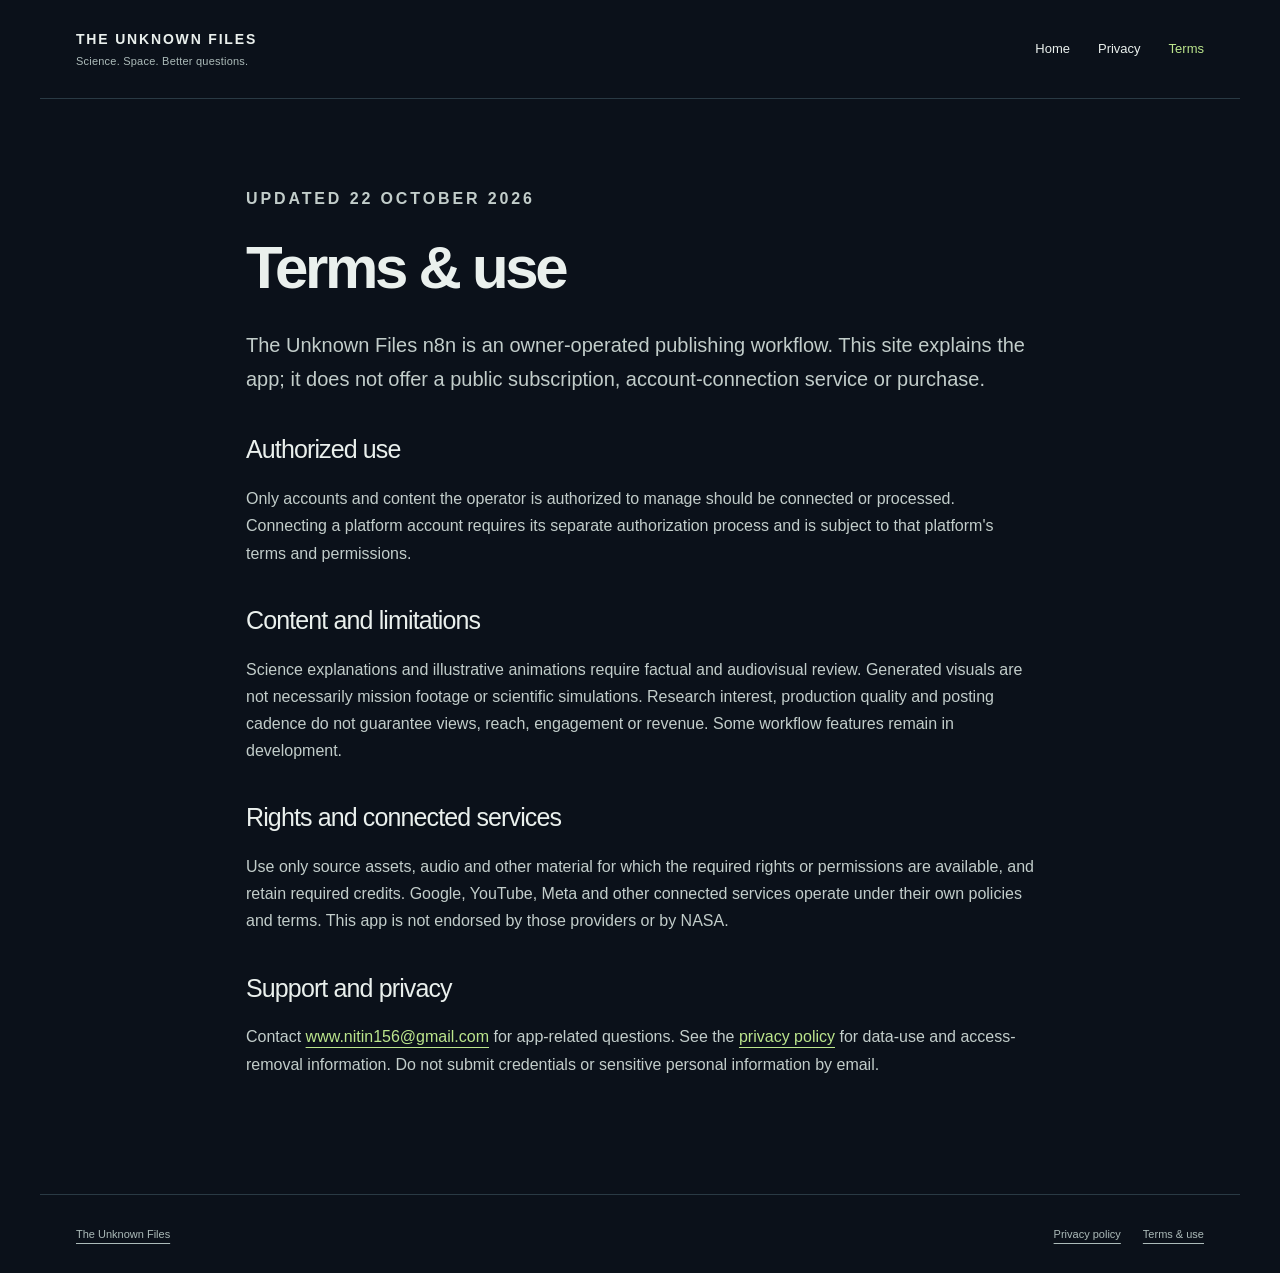
<file: terms.html>
<!doctype html><html lang="en"><head><meta charset="utf-8"><meta name="viewport" content="width=device-width,initial-scale=1"><meta name="description" content="Application purpose and use information for The Unknown Files n8n."><title>Terms &amp; use — The Unknown Files</title><link rel="stylesheet" href="tuf-style.css"></head><body><header><a class="brand" href="index.html#home">THE UNKNOWN FILES<span>Science. Space. Better questions.</span></a><nav aria-label="Main navigation"><a href="index.html#home">Home</a><a href="privacy.html">Privacy</a><a aria-current="page" href="terms.html">Terms</a></nav></header><main class="document"><p class="eyebrow">UPDATED 22 OCTOBER 2026</p><h1>Terms &amp; use</h1><p class="lead">The Unknown Files n8n is an owner-operated publishing workflow. This site explains the app; it does not offer a public subscription, account-connection service or purchase.</p><h2>Authorized use</h2><p>Only accounts and content the operator is authorized to manage should be connected or processed. Connecting a platform account requires its separate authorization process and is subject to that platform's terms and permissions.</p><h2>Content and limitations</h2><p>Science explanations and illustrative animations require factual and audiovisual review. Generated visuals are not necessarily mission footage or scientific simulations. Research interest, production quality and posting cadence do not guarantee views, reach, engagement or revenue. Some workflow features remain in development.</p><h2>Rights and connected services</h2><p>Use only source assets, audio and other material for which the required rights or permissions are available, and retain required credits. Google, YouTube, Meta and other connected services operate under their own policies and terms. This app is not endorsed by those providers or by NASA.</p><h2>Support and privacy</h2><p>Contact <a href="mailto:www.nitin156@gmail.com">www.nitin156@gmail.com</a> for app-related questions. See the <a href="privacy.html">privacy policy</a> for data-use and access-removal information. Do not submit credentials or sensitive personal information by email.</p></main><footer><a href="index.html#home">The Unknown Files</a><div><a href="privacy.html">Privacy policy</a><a href="terms.html">Terms &amp; use</a></div></footer></body></html>
</file>
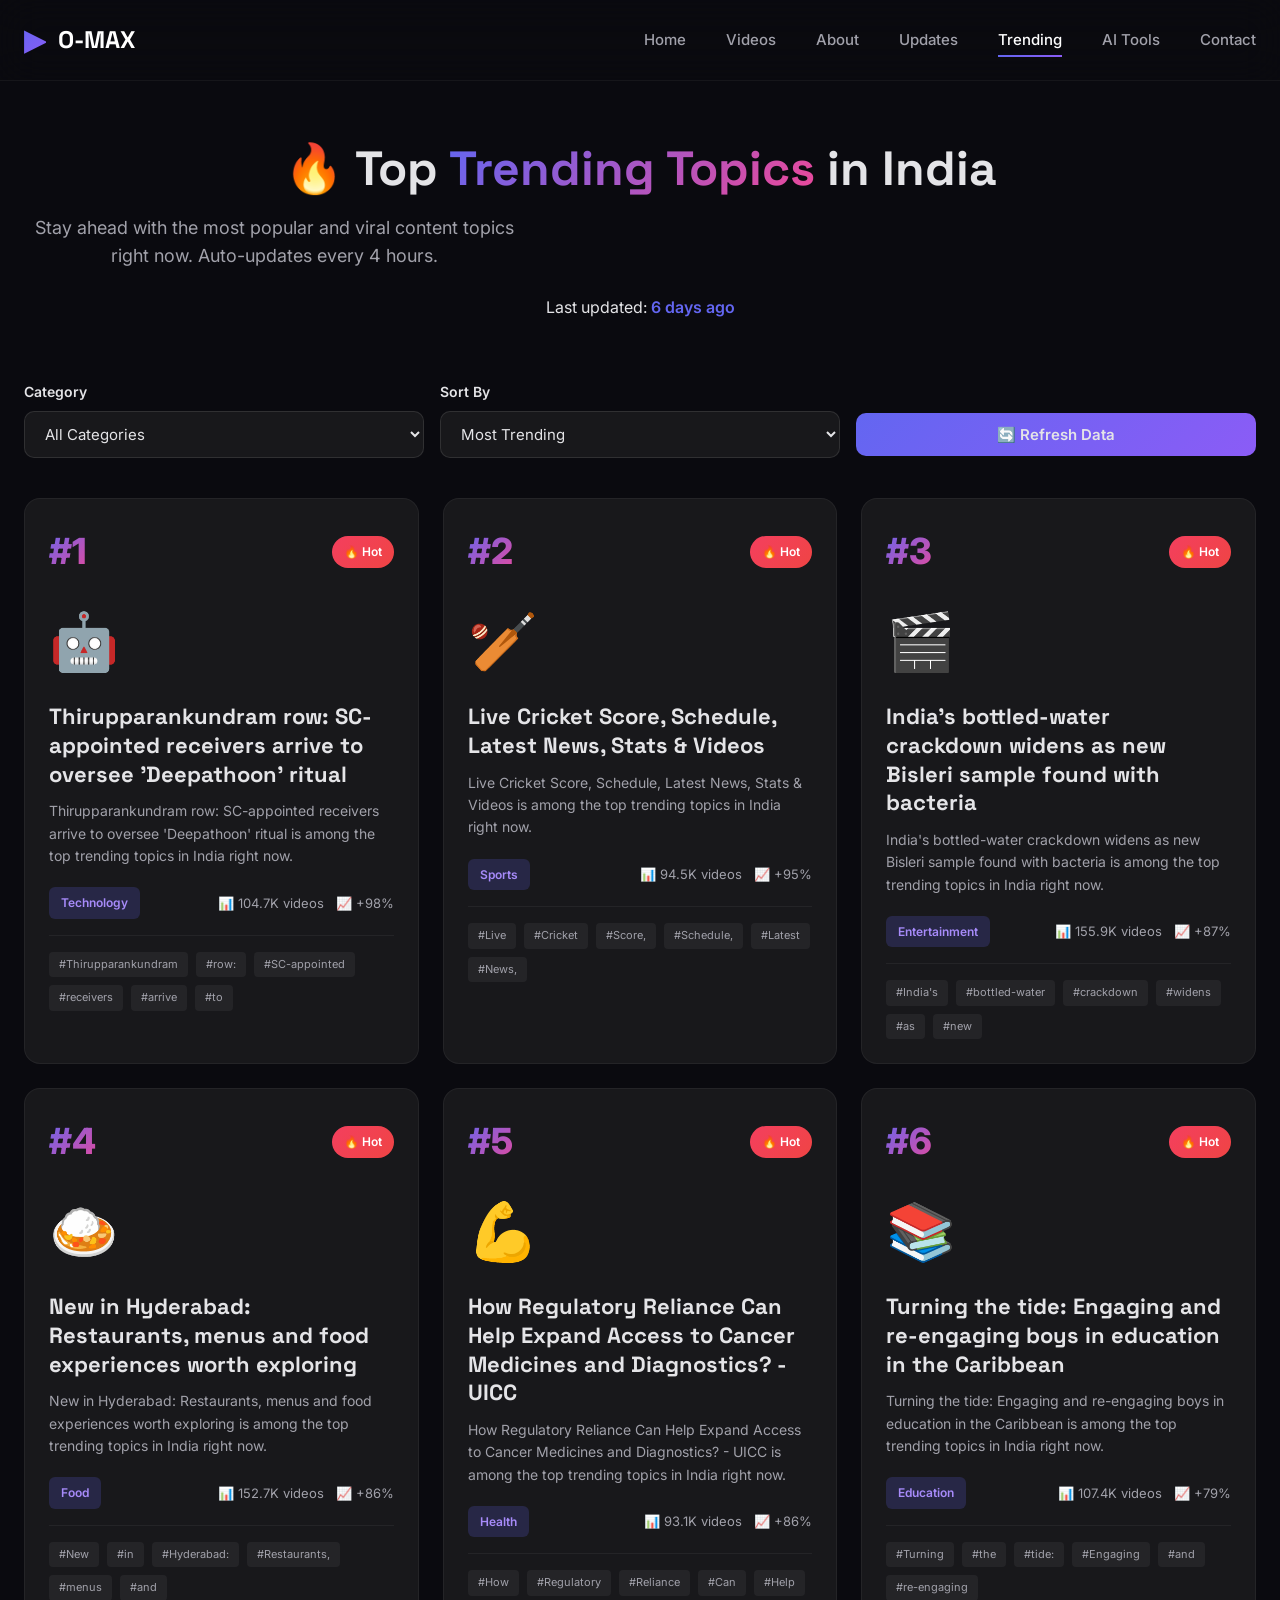
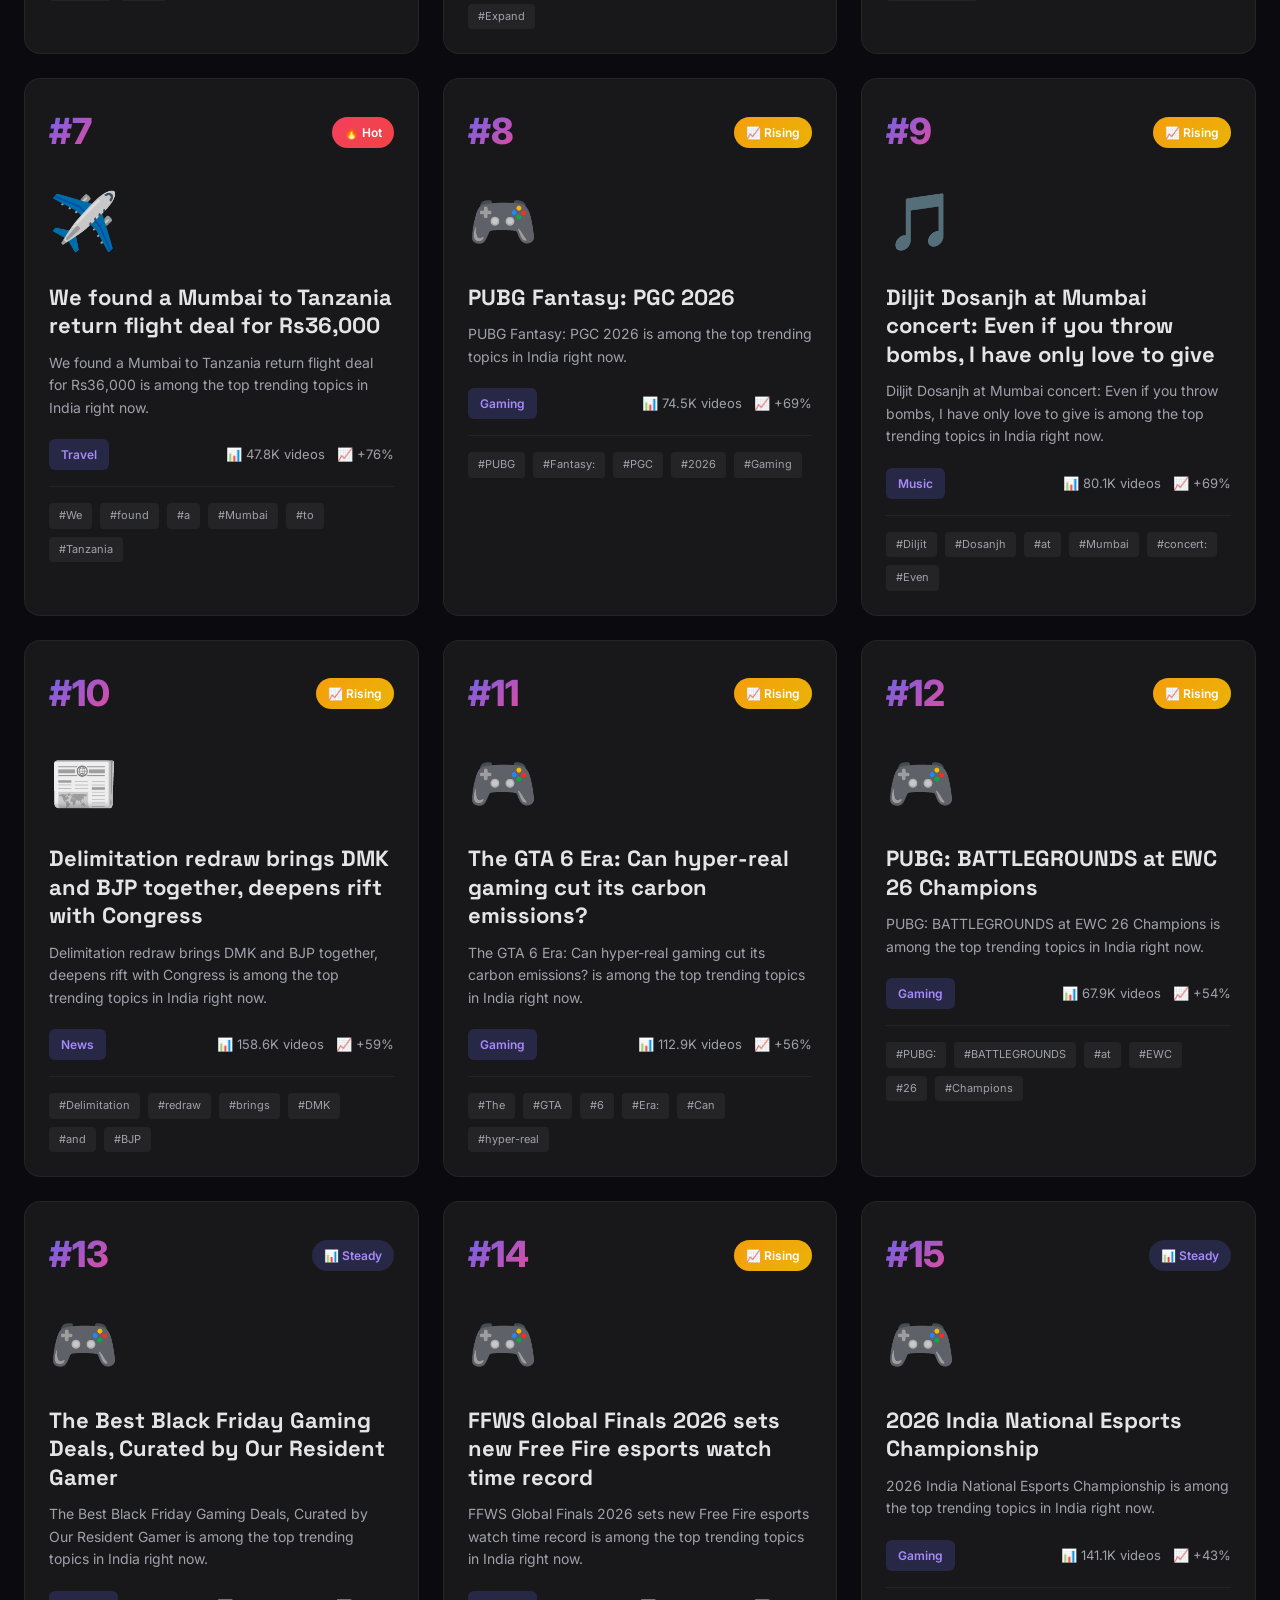
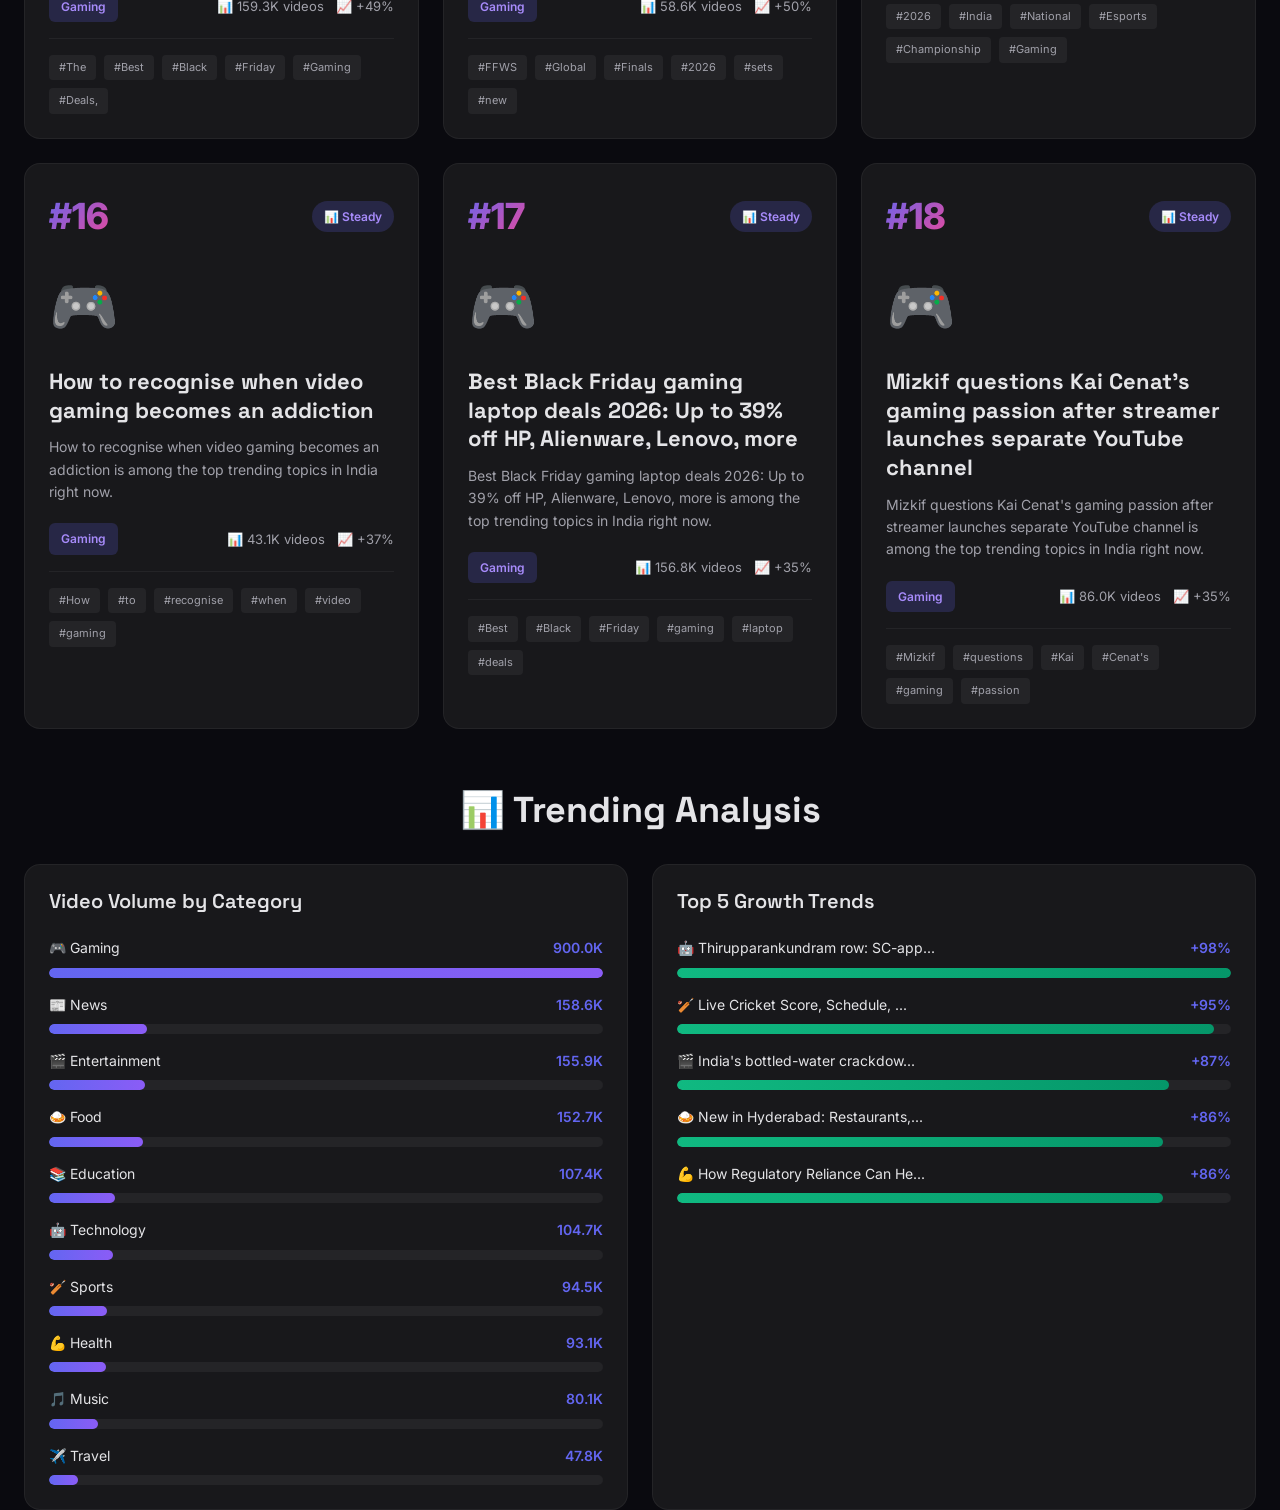
<file: trending.html>
<!DOCTYPE html>
<html lang="en">
<head>
    <meta charset="UTF-8">
    <meta name="viewport" content="width=device-width, initial-scale=1.0">
    <meta name="description" content="Trending Topics in India - Latest viral content and popular topics across every category, updated every 4 hours">
    <title>Trending Topics | O-MAX</title>
    <link rel="stylesheet" href="styles.css">
    <link rel="preconnect" href="https://fonts.googleapis.com">
    <link rel="preconnect" href="https://fonts.gstatic.com" crossorigin>
    <link href="https://fonts.googleapis.com/css2?family=Inter:wght@300;400;500;600;700;800&family=Space+Grotesk:wght@400;500;600;700&display=swap" rel="stylesheet">

    <style>
        /* Inline critical styles to ensure layout works */
        * {
            margin: 0;
            padding: 0;
            box-sizing: border-box;
        }

        body {
            background: #0a0a0f;
            color: #e4e4e7;
            font-family: 'Inter', sans-serif;
            line-height: 1.6;
        }

        .container {
            max-width: 1400px;
            margin: 0 auto;
            padding: 0 24px;
            width: 100%;
        }

        .trending-hero {
            padding: 140px 0 60px;
            text-align: center;
        }

        .trending-hero h1 {
            font-size: 48px;
            font-weight: 800;
            margin-bottom: 16px;
        }

        .gradient-text {
            background: linear-gradient(135deg, #6366f1, #ec4899);
            -webkit-background-clip: text;
            -webkit-text-fill-color: transparent;
        }

        .hero-description {
            font-size: 18px;
            color: #a1a1aa;
            margin-bottom: 24px;
        }

        #lastUpdate {
            color: #6366f1;
            font-weight: 600;
        }

        .dashboard-controls {
            display: flex;
            gap: 16px;
            margin-bottom: 40px;
            flex-wrap: wrap;
            align-items: center;
        }

        .control-group {
            flex: 1;
            min-width: 200px;
        }

        .control-group label {
            display: block;
            margin-bottom: 8px;
            font-weight: 600;
            font-size: 14px;
        }

        select, button {
            width: 100%;
            padding: 12px 16px;
            background: #18181b;
            border: 1px solid rgba(255, 255, 255, 0.1);
            border-radius: 10px;
            color: #e4e4e7;
            font-family: inherit;
            font-size: 15px;
            cursor: pointer;
        }

        button {
            background: linear-gradient(135deg, #6366f1, #8b5cf6);
            border: none;
            font-weight: 600;
            display: flex;
            align-items: center;
            justify-content: center;
            gap: 8px;
        }

        button:hover {
            transform: translateY(-2px);
        }

        .trending-grid {
            display: grid;
            grid-template-columns: repeat(auto-fill, minmax(380px, 1fr));
            gap: 24px;
            margin-bottom: 60px;
            width: 100%;
        }

        .trending-card {
            background: #18181b;
            border: 1px solid rgba(255, 255, 255, 0.05);
            border-radius: 16px;
            padding: 24px;
            transition: all 0.3s ease;
        }

        .trending-card:hover {
            transform: translateY(-4px);
            border-color: #6366f1;
            box-shadow: 0 12px 40px rgba(99, 102, 241, 0.2);
        }

        .trending-rank {
            display: flex;
            justify-content: space-between;
            align-items: center;
            margin-bottom: 16px;
        }

        .rank-number {
            font-size: 36px;
            font-weight: 800;
            background: linear-gradient(135deg, #6366f1, #ec4899);
            -webkit-background-clip: text;
            -webkit-text-fill-color: transparent;
        }

        .trend-badge {
            padding: 6px 12px;
            border-radius: 20px;
            font-size: 12px;
            font-weight: 600;
        }

        .trend-badge.hot {
            background: linear-gradient(135deg, #f43f5e, #ef4444);
            color: white;
        }

        .trend-badge.rising {
            background: linear-gradient(135deg, #f59e0b, #eab308);
            color: white;
        }

        .trend-badge.steady {
            background: rgba(99, 102, 241, 0.2);
            color: #a78bfa;
        }

        .trending-icon {
            font-size: 56px;
            margin-bottom: 16px;
        }

        .trending-title {
            font-size: 22px;
            font-weight: 700;
            margin-bottom: 12px;
            line-height: 1.3;
        }

        .trending-description {
            font-size: 14px;
            color: #a1a1aa;
            margin-bottom: 20px;
            line-height: 1.6;
        }

        .trending-meta {
            display: flex;
            justify-content: space-between;
            align-items: center;
            margin-bottom: 16px;
            padding-bottom: 16px;
            border-bottom: 1px solid rgba(255, 255, 255, 0.05);
        }

        .category-tag {
            padding: 6px 12px;
            background: rgba(99, 102, 241, 0.2);
            color: #a78bfa;
            border-radius: 6px;
            font-size: 12px;
            font-weight: 600;
        }

        .trending-stats {
            display: flex;
            gap: 12px;
            font-size: 13px;
            color: #a1a1aa;
        }

        .trending-keywords {
            display: flex;
            flex-wrap: wrap;
            gap: 8px;
        }

        .keyword-tag {
            padding: 4px 10px;
            background: rgba(255, 255, 255, 0.05);
            border-radius: 4px;
            font-size: 11px;
            color: #a1a1aa;
        }

        .chart-section {
            margin-top: 60px;
        }

        .section-title {
            font-size: 36px;
            font-weight: 700;
            margin-bottom: 32px;
            text-align: center;
        }

        .chart-grid {
            display: grid;
            grid-template-columns: repeat(auto-fit, minmax(450px, 1fr));
            gap: 24px;
        }

        .chart-card {
            background: #18181b;
            border: 1px solid rgba(255, 255, 255, 0.05);
            border-radius: 16px;
            padding: 24px;
        }

        .chart-title {
            font-size: 20px;
            font-weight: 600;
            margin-bottom: 24px;
        }

        .chart-container {
            display: flex;
            flex-direction: column;
            gap: 16px;
        }

        .chart-bar-container {
            display: flex;
            flex-direction: column;
            gap: 8px;
        }

        .chart-label {
            display: flex;
            justify-content: space-between;
            font-size: 14px;
        }

        .chart-value {
            font-weight: 600;
            color: #6366f1;
        }

        .chart-bar {
            height: 10px;
            background: rgba(255, 255, 255, 0.05);
            border-radius: 5px;
            overflow: hidden;
        }

        .chart-bar-fill {
            height: 100%;
            background: linear-gradient(90deg, #6366f1, #8b5cf6);
            border-radius: 5px;
            transition: width 0.8s ease;
        }

        .chart-bar-fill.growth {
            background: linear-gradient(90deg, #10b981, #059669);
        }

        @media (max-width: 768px) {
            .trending-grid {
                grid-template-columns: 1fr;
            }
            .chart-grid {
                grid-template-columns: 1fr;
            }
            .trending-hero h1 {
                font-size: 32px;
            }
        }
    </style>
</head>
<body>
    <!-- Navigation -->
    <nav class="navbar" id="navbar">
        <div class="container">
            <div class="nav-content">
                <a href="index.html" class="logo">
                    <span class="logo-icon">▶</span>
                    <span class="logo-text">O-MAX</span>
                </a>
                <ul class="nav-links">
                    <li><a href="index.html#home" class="nav-link">Home</a></li>
                    <li><a href="index.html#videos" class="nav-link">Videos</a></li>
                    <li><a href="index.html#about" class="nav-link">About</a></li>
                    <li><a href="index.html#blog" class="nav-link">Updates</a></li>
                    <li><a href="trending.html" class="nav-link active">Trending</a></li>
                    <li><a href="prompt-engineer.html" class="nav-link">AI Tools</a></li>
                    <li><a href="index.html#contact" class="nav-link">Contact</a></li>
                </ul>
            </div>
        </div>
    </nav>

    <!-- Hero Section -->
    <section class="trending-hero">
        <div class="container">
            <h1>🔥 Top <span class="gradient-text">Trending Topics</span> in India</h1>
            <p class="hero-description">
                Stay ahead with the most popular and viral content topics right now. Auto-updates every 4 hours.
            </p>
            <p>Last updated: <strong id="lastUpdate">Loading...</strong></p>
        </div>
    </section>

    <!-- Trending Dashboard -->
    <section class="trending-dashboard">
        <div class="container">
            <!-- Controls -->
            <div class="dashboard-controls">
                <div class="control-group">
                    <label for="categoryFilter">Category</label>
                    <select id="categoryFilter">
                        <option value="all">All Categories</option>
                        <option value="entertainment">Entertainment</option>
                        <option value="technology">Technology</option>
                        <option value="sports">Sports</option>
                        <option value="business">Business</option>
                        <option value="education">Education</option>
                        <option value="health">Health</option>
                        <option value="food">Food</option>
                        <option value="travel">Travel</option>
                    </select>
                </div>
                <div class="control-group">
                    <label for="sortBy">Sort By</label>
                    <select id="sortBy">
                        <option value="trending">Most Trending</option>
                        <option value="growth">Fastest Growing</option>
                        <option value="videos">Most Videos</option>
                    </select>
                </div>
                <div class="control-group">
                    <label>&nbsp;</label>
                    <button id="refreshBtn">
                        🔄 Refresh Data
                    </button>
                </div>
            </div>

            <!-- Trending Grid -->
            <div class="trending-grid" id="trendingGrid">
                <p style="text-align:center;padding:60px;color:#a1a1aa;">Loading trending topics...</p>
            </div>

            <!-- Charts -->
            <div class="chart-section">
                <h2 class="section-title">📊 Trending Analysis</h2>
                <div class="chart-grid">
                    <div class="chart-card">
                        <h3 class="chart-title">Video Volume by Category</h3>
                        <div class="chart-container" id="categoryChart">
                            <p style="color:#a1a1aa;text-align:center;">Loading...</p>
                        </div>
                    </div>
                    <div class="chart-card">
                        <h3 class="chart-title">Top 5 Growth Trends</h3>
                        <div class="chart-container" id="growthChart">
                            <p style="color:#a1a1aa;text-align:center;">Loading...</p>
                        </div>
                    </div>
                </div>
            </div>
        </div>
    </section>

    <script src="script.js"></script>
    <script src="trending-script.js"></script>
</body>
</html>
</file>
<file: tuf-style.css>
:root{color-scheme:dark;--bg:#0b111a;--paper:#101b28;--ink:#eaf0ed;--muted:#acbbb9;--accent:#bce68d;--line:#2a3a44}*{box-sizing:border-box}html{scroll-behavior:smooth}body{margin:0;background:var(--bg);color:var(--ink);font-family:Arial,Helvetica,sans-serif;line-height:1.7}a{color:inherit;text-underline-offset:5px}a:focus-visible{outline:2px solid var(--accent);outline-offset:6px}header,main,footer{max-width:1200px;margin:auto}header{padding:28px 36px;display:flex;align-items:center;justify-content:space-between;border-bottom:1px solid var(--line)}.brand{font-size:14px;letter-spacing:.13em;font-weight:800;text-decoration:none}.brand span{display:block;letter-spacing:.02em;font-size:11px;color:var(--muted);font-weight:400}nav{display:flex;gap:28px;font-size:13px}nav a{text-decoration:none}nav a:hover,nav a[aria-current]{color:var(--accent)}.hero{position:relative;padding:100px 36px 110px;overflow:hidden}.eyebrow{font-size:11px;font-weight:700;letter-spacing:.18em;color:var(--accent)}h1{font-size:clamp(50px,7.6vw,90px);line-height:1.03;letter-spacing:-.055em;margin:24px 0 30px;font-weight:600}h1 em{font-style:normal;color:var(--accent)}.intro{font-size:18px;color:var(--muted);max-width:535px}.actions{display:flex;gap:30px;align-items:center;margin-top:38px;font-size:13px}.button{display:inline-block;background:var(--accent);color:#101c16;padding:13px 22px;border-radius:5px;text-decoration:none;font-weight:700}.button.secondary{background:transparent;color:var(--ink);border:1px solid var(--line);white-space:nowrap}.orbit{position:absolute;width:330px;height:330px;right:25px;top:130px;border:1px solid #36483f;border-radius:50%;transform:rotate(-25deg) scaleY(.65);pointer-events:none;opacity:.65}.orbit i{position:absolute;inset:40px;border:1px solid #36483f;border-radius:50%}.orbit b{position:absolute;width:88px;height:88px;left:120px;top:120px;border-radius:50%;background:radial-gradient(circle at 30% 25%,#d9edba,#547660 60%,#13251c);box-shadow:0 0 80px #81b38922;transform:scaleY(1.54)}.orbit small{position:absolute;width:17px;height:17px;top:77px;right:11px;border-radius:50%;background:#c8e49c}.about{padding:70px 36px;border-top:1px solid var(--line)}h2{font-size:clamp(26px,3.8vw,42px);line-height:1.2;letter-spacing:-.035em;font-weight:500}.about>p:not(.eyebrow){max-width:820px;color:var(--muted)}.columns{display:grid;grid-template-columns:repeat(3,1fr);gap:38px;margin-top:48px}.columns article{border-top:1px solid var(--line);padding-top:16px}h3{font-size:17px}.columns p{font-size:14px;color:var(--muted)}.contact{margin:0 36px;padding:40px 0 65px;border-top:1px solid var(--line);display:flex;justify-content:space-between;align-items:center;gap:40px}.contact h2{font-size:30px}.contact p:not(.eyebrow){max-width:650px;font-size:14px;color:var(--muted)}footer{padding:30px 36px;border-top:1px solid var(--line);display:flex;justify-content:space-between;gap:25px;font-size:11px;color:var(--muted)}footer div{display:flex;gap:22px}.document{max-width:860px;padding:70px 36px 100px}.document h1{font-size:60px}.document h2{font-size:25px;margin-top:38px}.document p{font-size:16px;color:#c2cdca}.document .lead{font-size:20px}.document a{color:var(--accent)}@media(max-width:900px){.orbit{opacity:.18;right:-100px}.columns{grid-template-columns:1fr;gap:15px}.contact{display:block}.contact .button{margin-top:16px}}@media(max-width:580px){header{padding:20px;align-items:flex-start;gap:20px;flex-direction:column}nav{gap:22px}.hero{padding:60px 20px}.intro{font-size:16px}.actions{align-items:flex-start;flex-direction:column;gap:20px}.about{padding:45px 20px}.contact{margin:0 20px;padding-bottom:45px}.button.secondary{white-space:normal;font-size:13px}.document{padding:45px 20px 70px}.document h1{font-size:43px}footer{padding:25px 20px;flex-direction:column}.orbit{top:70px}}
</file>
<file: styles.css>
/* ===================================
   CSS Variables & Reset
   =================================== */
:root {
    /* Color Palette - Vibrant & Professional */
    --primary: #6366f1;
    --primary-dark: #4f46e5;
    --primary-light: #818cf8;
    --secondary: #ec4899;
    --accent: #8b5cf6;
    --success: #10b981;
    --warning: #f59e0b;

    /* Neutrals */
    --bg-primary: #0a0a0f;
    --bg-secondary: #13131a;
    --bg-tertiary: #1a1a24;
    --surface: #252530;
    --surface-hover: #2d2d3a;

    /* Text */
    --text-primary: #ffffff;
    --text-secondary: #a1a1aa;
    --text-muted: #71717a;

    /* Gradients */
    --gradient-primary: linear-gradient(135deg, #6366f1 0%, #8b5cf6 100%);
    --gradient-secondary: linear-gradient(135deg, #ec4899 0%, #f43f5e 100%);
    --gradient-accent: linear-gradient(135deg, #06b6d4 0%, #3b82f6 100%);

    /* Spacing */
    --container-width: 1200px;
    --section-padding: 120px;

    /* Transitions */
    --transition-fast: 0.2s ease;
    --transition-base: 0.3s ease;
    --transition-slow: 0.5s ease;

    /* Shadows */
    --shadow-sm: 0 2px 8px rgba(0, 0, 0, 0.1);
    --shadow-md: 0 4px 20px rgba(0, 0, 0, 0.15);
    --shadow-lg: 0 8px 40px rgba(0, 0, 0, 0.2);
    --shadow-glow: 0 0 30px rgba(99, 102, 241, 0.3);
}

* {
    margin: 0;
    padding: 0;
    box-sizing: border-box;
}

html {
    scroll-behavior: smooth;
    overflow-x: hidden;
}

body {
    font-family: 'Inter', -apple-system, BlinkMacSystemFont, 'Segoe UI', sans-serif;
    background: var(--bg-primary);
    color: var(--text-primary);
    line-height: 1.6;
    overflow-x: hidden;
}

.container {
    max-width: var(--container-width);
    margin: 0 auto;
    padding: 0 24px;
}

/* ===================================
   Typography
   =================================== */
h1, h2, h3, h4, h5, h6 {
    font-family: 'Space Grotesk', sans-serif;
    font-weight: 700;
    line-height: 1.2;
}

/* ===================================
   Navigation
   =================================== */
.navbar {
    position: fixed;
    top: 0;
    left: 0;
    right: 0;
    z-index: 1000;
    background: rgba(10, 10, 15, 0.8);
    backdrop-filter: blur(20px);
    border-bottom: 1px solid rgba(255, 255, 255, 0.05);
    transition: all var(--transition-base);
}

.navbar.scrolled {
    background: rgba(10, 10, 15, 0.95);
    box-shadow: var(--shadow-md);
}

.nav-content {
    display: flex;
    align-items: center;
    justify-content: space-between;
    height: 80px;
}

.logo {
    display: flex;
    align-items: center;
    gap: 12px;
    text-decoration: none;
    color: var(--text-primary);
    font-family: 'Space Grotesk', sans-serif;
    font-weight: 700;
    font-size: 24px;
    transition: transform var(--transition-fast);
}

.logo:hover {
    transform: scale(1.05);
}

.logo-icon {
    font-size: 28px;
    background: var(--gradient-primary);
    -webkit-background-clip: text;
    -webkit-text-fill-color: transparent;
    background-clip: text;
}

.nav-links {
    display: flex;
    list-style: none;
    gap: 40px;
    align-items: center;
}

.nav-link {
    color: var(--text-secondary);
    text-decoration: none;
    font-weight: 500;
    font-size: 15px;
    position: relative;
    transition: color var(--transition-fast);
}

.nav-link::after {
    content: '';
    position: absolute;
    bottom: -8px;
    left: 0;
    width: 0;
    height: 2px;
    background: var(--gradient-primary);
    transition: width var(--transition-base);
}

.nav-link:hover,
.nav-link.active {
    color: var(--text-primary);
}

.nav-link:hover::after,
.nav-link.active::after {
    width: 100%;
}

.mobile-toggle {
    display: none;
    flex-direction: column;
    gap: 6px;
    background: none;
    border: none;
    cursor: pointer;
    padding: 8px;
}

.mobile-toggle span {
    width: 24px;
    height: 2px;
    background: var(--text-primary);
    transition: all var(--transition-base);
}

/* ===================================
   Hero Section
   =================================== */
.hero {
    position: relative;
    min-height: 100vh;
    display: flex;
    align-items: center;
    padding: 120px 0 80px;
    overflow: hidden;
}

.hero-background {
    position: absolute;
    inset: 0;
    overflow: hidden;
    z-index: 0;
}

.gradient-orb {
    position: absolute;
    border-radius: 50%;
    filter: blur(80px);
    opacity: 0.3;
    animation: float 20s ease-in-out infinite;
}

.orb-1 {
    width: 500px;
    height: 500px;
    background: var(--gradient-primary);
    top: -200px;
    right: -100px;
    animation-delay: 0s;
}

.orb-2 {
    width: 400px;
    height: 400px;
    background: var(--gradient-secondary);
    bottom: -150px;
    left: -100px;
    animation-delay: 5s;
}

.orb-3 {
    width: 300px;
    height: 300px;
    background: var(--gradient-accent);
    top: 50%;
    left: 50%;
    transform: translate(-50%, -50%);
    animation-delay: 10s;
}

@keyframes float {
    0%, 100% { transform: translate(0, 0) scale(1); }
    33% { transform: translate(30px, -30px) scale(1.1); }
    66% { transform: translate(-20px, 20px) scale(0.9); }
}

.hero .container {
    position: relative;
    z-index: 1;
    display: grid;
    grid-template-columns: 1fr 1fr;
    gap: 60px;
    align-items: center;
}

.hero-content {
    animation: slideInLeft 0.8s ease-out;
}

@keyframes slideInLeft {
    from {
        opacity: 0;
        transform: translateX(-50px);
    }
    to {
        opacity: 1;
        transform: translateX(0);
    }
}

.hero-badge {
    display: inline-flex;
    align-items: center;
    gap: 8px;
    padding: 8px 16px;
    background: rgba(99, 102, 241, 0.1);
    border: 1px solid rgba(99, 102, 241, 0.3);
    border-radius: 50px;
    font-size: 14px;
    font-weight: 500;
    color: var(--primary-light);
    margin-bottom: 24px;
}

.badge-dot {
    width: 8px;
    height: 8px;
    background: var(--primary);
    border-radius: 50%;
    animation: pulse 2s ease-in-out infinite;
}

@keyframes pulse {
    0%, 100% { opacity: 1; transform: scale(1); }
    50% { opacity: 0.5; transform: scale(1.2); }
}

.hero-title {
    font-size: 64px;
    margin-bottom: 24px;
    line-height: 1.1;
}

.gradient-text {
    background: var(--gradient-primary);
    -webkit-background-clip: text;
    -webkit-text-fill-color: transparent;
    background-clip: text;
}

.hero-description {
    font-size: 18px;
    color: var(--text-secondary);
    margin-bottom: 40px;
    max-width: 500px;
}

.hero-actions {
    display: flex;
    gap: 16px;
    margin-bottom: 60px;
}

.btn {
    display: inline-flex;
    align-items: center;
    gap: 8px;
    padding: 14px 32px;
    border-radius: 12px;
    font-weight: 600;
    font-size: 15px;
    text-decoration: none;
    border: none;
    cursor: pointer;
    transition: all var(--transition-base);
    position: relative;
    overflow: hidden;
}

.btn-primary {
    background: var(--gradient-primary);
    color: white;
}

.btn-primary:hover {
    transform: translateY(-2px);
    box-shadow: 0 12px 40px rgba(99, 102, 241, 0.4);
}

.btn-glow {
    box-shadow: 0 0 20px rgba(99, 102, 241, 0.3);
}

.btn-secondary {
    background: var(--surface);
    color: var(--text-primary);
    border: 1px solid rgba(255, 255, 255, 0.1);
}

.btn-secondary:hover {
    background: var(--surface-hover);
    transform: translateY(-2px);
}

.btn-outline {
    background: transparent;
    color: var(--text-primary);
    border: 2px solid var(--primary);
}

.btn-outline:hover {
    background: var(--primary);
    transform: translateY(-2px);
}

.btn-full {
    width: 100%;
    justify-content: center;
}

.hero-stats {
    display: flex;
    gap: 48px;
}

.stat {
    text-align: left;
}

.stat-value {
    font-size: 36px;
    font-weight: 700;
    background: var(--gradient-primary);
    -webkit-background-clip: text;
    -webkit-text-fill-color: transparent;
    background-clip: text;
    margin-bottom: 4px;
}

.stat-label {
    font-size: 14px;
    color: var(--text-muted);
}

.hero-video {
    animation: slideInRight 0.8s ease-out;
}

@keyframes slideInRight {
    from {
        opacity: 0;
        transform: translateX(50px);
    }
    to {
        opacity: 1;
        transform: translateX(0);
    }
}

.video-wrapper {
    position: relative;
}

.video-container {
    position: relative;
    padding-bottom: 56.25%;
    border-radius: 20px;
    overflow: hidden;
    box-shadow: var(--shadow-lg);
    border: 1px solid rgba(255, 255, 255, 0.1);
    background: var(--surface);
}

.video-container iframe {
    position: absolute;
    top: 0;
    left: 0;
    width: 100%;
    height: 100%;
}

.video-glow {
    position: absolute;
    inset: -20px;
    background: var(--gradient-primary);
    opacity: 0.2;
    filter: blur(40px);
    z-index: -1;
}

.scroll-indicator {
    position: absolute;
    bottom: 40px;
    left: 50%;
    transform: translateX(-50%);
    animation: bounce 2s ease-in-out infinite;
}

@keyframes bounce {
    0%, 100% { transform: translate(-50%, 0); }
    50% { transform: translate(-50%, 10px); }
}

.mouse {
    width: 24px;
    height: 36px;
    border: 2px solid var(--text-muted);
    border-radius: 12px;
    position: relative;
}

.wheel {
    width: 2px;
    height: 8px;
    background: var(--text-muted);
    border-radius: 1px;
    position: absolute;
    top: 8px;
    left: 50%;
    transform: translateX(-50%);
    animation: scroll 2s ease-in-out infinite;
}

@keyframes scroll {
    0%, 100% { opacity: 1; transform: translate(-50%, 0); }
    50% { opacity: 0; transform: translate(-50%, 8px); }
}

/* ===================================
   Section Styles
   =================================== */
.videos-section,
.about-section,
.blog-section,
.contact-section {
    padding: var(--section-padding) 0;
    position: relative;
}

.section-header {
    text-align: center;
    margin-bottom: 80px;
}

.section-title {
    font-size: 48px;
    margin-bottom: 16px;
}

.section-description {
    font-size: 18px;
    color: var(--text-secondary);
}

.section-badge {
    display: inline-block;
    padding: 6px 16px;
    background: rgba(99, 102, 241, 0.1);
    border: 1px solid rgba(99, 102, 241, 0.3);
    border-radius: 50px;
    font-size: 14px;
    font-weight: 600;
    color: var(--primary-light);
    margin-bottom: 16px;
}

/* ===================================
   Videos Grid
   =================================== */
.videos-grid {
    display: grid;
    grid-template-columns: repeat(auto-fill, minmax(340px, 1fr));
    gap: 32px;
    margin-bottom: 60px;
}

.video-card {
    background: var(--surface);
    border-radius: 16px;
    overflow: hidden;
    transition: all var(--transition-base);
    border: 1px solid rgba(255, 255, 255, 0.05);
    cursor: pointer;
}

.video-card:hover {
    transform: translateY(-8px);
    box-shadow: var(--shadow-lg);
    border-color: rgba(99, 102, 241, 0.3);
}

.video-thumbnail {
    position: relative;
    padding-bottom: 56.25%;
    overflow: hidden;
    background: var(--bg-secondary);
}

.video-thumbnail img {
    position: absolute;
    top: 0;
    left: 0;
    width: 100%;
    height: 100%;
    object-fit: cover;
    transition: transform var(--transition-slow);
}

.video-card:hover .video-thumbnail img {
    transform: scale(1.1);
}

.video-duration {
    position: absolute;
    bottom: 12px;
    right: 12px;
    background: rgba(0, 0, 0, 0.8);
    padding: 4px 8px;
    border-radius: 6px;
    font-size: 13px;
    font-weight: 600;
}

.video-info {
    padding: 20px;
}

.video-title {
    font-size: 18px;
    margin-bottom: 8px;
    line-height: 1.4;
    display: -webkit-box;
    -webkit-line-clamp: 2;
    -webkit-box-orient: vertical;
    overflow: hidden;
}

.video-meta {
    display: flex;
    align-items: center;
    gap: 12px;
    font-size: 14px;
    color: var(--text-muted);
}

.video-views,
.video-date {
    display: flex;
    align-items: center;
    gap: 4px;
}

.load-more {
    text-align: center;
}

/* ===================================
   About Section
   =================================== */
.about-section {
    background: var(--bg-secondary);
}

.about-content {
    display: grid;
    grid-template-columns: 400px 1fr;
    gap: 80px;
    align-items: center;
}

.about-image {
    position: relative;
}

.image-wrapper {
    position: relative;
    border-radius: 24px;
    overflow: hidden;
}

.image-wrapper img {
    width: 100%;
    height: auto;
    display: block;
    border-radius: 24px;
}

.image-border {
    position: absolute;
    inset: -4px;
    background: var(--gradient-primary);
    border-radius: 24px;
    z-index: -1;
    opacity: 0.5;
}

.about-title {
    font-size: 42px;
    margin-bottom: 24px;
}

.about-description {
    font-size: 18px;
    color: var(--text-secondary);
    margin-bottom: 40px;
    line-height: 1.8;
}

.about-highlights {
    display: flex;
    flex-direction: column;
    gap: 24px;
}

.highlight {
    display: flex;
    gap: 20px;
    padding: 24px;
    background: var(--surface);
    border-radius: 16px;
    border: 1px solid rgba(255, 255, 255, 0.05);
    transition: all var(--transition-base);
}

.highlight:hover {
    border-color: rgba(99, 102, 241, 0.3);
    transform: translateX(8px);
}

.highlight-icon {
    font-size: 32px;
    flex-shrink: 0;
}

.highlight-text h3 {
    font-size: 18px;
    margin-bottom: 4px;
}

.highlight-text p {
    font-size: 15px;
    color: var(--text-secondary);
}

/* ===================================
   Blog Grid
   =================================== */
.blog-grid {
    display: grid;
    grid-template-columns: repeat(auto-fill, minmax(360px, 1fr));
    gap: 32px;
}

.blog-card {
    background: var(--surface);
    border-radius: 16px;
    overflow: hidden;
    transition: all var(--transition-base);
    border: 1px solid rgba(255, 255, 255, 0.05);
    cursor: pointer;
}

.blog-card:hover {
    transform: translateY(-8px);
    box-shadow: var(--shadow-lg);
    border-color: rgba(99, 102, 241, 0.3);
}

.blog-image {
    position: relative;
    padding-bottom: 60%;
    overflow: hidden;
    background: var(--bg-secondary);
}

.blog-image img {
    position: absolute;
    top: 0;
    left: 0;
    width: 100%;
    height: 100%;
    object-fit: cover;
    transition: transform var(--transition-slow);
}

.blog-card:hover .blog-image img {
    transform: scale(1.1);
}

.blog-content {
    padding: 24px;
}

.blog-category {
    display: inline-block;
    padding: 4px 12px;
    background: rgba(99, 102, 241, 0.1);
    border-radius: 50px;
    font-size: 13px;
    font-weight: 600;
    color: var(--primary-light);
    margin-bottom: 12px;
}

.blog-title {
    font-size: 20px;
    margin-bottom: 12px;
    line-height: 1.4;
}

.blog-excerpt {
    font-size: 15px;
    color: var(--text-secondary);
    margin-bottom: 16px;
    display: -webkit-box;
    -webkit-line-clamp: 3;
    -webkit-box-orient: vertical;
    overflow: hidden;
}

.blog-meta {
    display: flex;
    align-items: center;
    gap: 12px;
    font-size: 14px;
    color: var(--text-muted);
}

/* ===================================
   Contact Section
   =================================== */
.contact-section {
    background: var(--bg-secondary);
}

.contact-content {
    display: grid;
    grid-template-columns: 1fr 1.2fr;
    gap: 80px;
}

.contact-title {
    font-size: 42px;
    margin-bottom: 20px;
}

.contact-description {
    font-size: 18px;
    color: var(--text-secondary);
    margin-bottom: 40px;
    line-height: 1.8;
}

.social-links {
    display: flex;
    gap: 16px;
    margin-bottom: 40px;
}

.social-link {
    display: flex;
    align-items: center;
    justify-content: center;
    width: 48px;
    height: 48px;
    background: var(--surface);
    border-radius: 12px;
    color: var(--text-secondary);
    border: 1px solid rgba(255, 255, 255, 0.05);
    transition: all var(--transition-base);
}

.social-link:hover {
    background: var(--primary);
    color: white;
    transform: translateY(-4px);
    box-shadow: 0 8px 24px rgba(99, 102, 241, 0.3);
}

.contact-details {
    display: flex;
    flex-direction: column;
    gap: 16px;
}

.contact-detail {
    display: flex;
    align-items: center;
    gap: 12px;
    color: var(--text-secondary);
    font-size: 15px;
}

.contact-detail svg {
    color: var(--primary);
    flex-shrink: 0;
}

.contact-form-wrapper {
    background: var(--surface);
    padding: 40px;
    border-radius: 20px;
    border: 1px solid rgba(255, 255, 255, 0.05);
}

.contact-form {
    display: flex;
    flex-direction: column;
    gap: 24px;
}

.form-group {
    display: flex;
    flex-direction: column;
    gap: 8px;
}

.form-group label {
    font-weight: 600;
    font-size: 14px;
    color: var(--text-secondary);
}

.form-group input,
.form-group textarea {
    padding: 14px 16px;
    background: var(--bg-secondary);
    border: 1px solid rgba(255, 255, 255, 0.1);
    border-radius: 10px;
    color: var(--text-primary);
    font-family: inherit;
    font-size: 15px;
    transition: all var(--transition-base);
}

.form-group input:focus,
.form-group textarea:focus {
    outline: none;
    border-color: var(--primary);
    box-shadow: 0 0 0 3px rgba(99, 102, 241, 0.1);
}

.form-group textarea {
    resize: vertical;
    min-height: 120px;
}

/* ===================================
   Footer
   =================================== */
.footer {
    background: var(--bg-primary);
    padding: 60px 0 30px;
    border-top: 1px solid rgba(255, 255, 255, 0.05);
}

.footer-content {
    display: grid;
    grid-template-columns: 1.5fr 1fr;
    gap: 60px;
    margin-bottom: 40px;
}

.footer-tagline {
    color: var(--text-muted);
    margin-top: 16px;
}

.footer-links {
    display: grid;
    grid-template-columns: repeat(2, 1fr);
    gap: 40px;
}

.footer-section h4 {
    margin-bottom: 20px;
    font-size: 16px;
}

.footer-section ul {
    list-style: none;
    display: flex;
    flex-direction: column;
    gap: 12px;
}

.footer-section a {
    color: var(--text-secondary);
    text-decoration: none;
    font-size: 14px;
    transition: color var(--transition-fast);
}

.footer-section a:hover {
    color: var(--primary);
}

.footer-bottom {
    text-align: center;
    padding-top: 30px;
    border-top: 1px solid rgba(255, 255, 255, 0.05);
    color: var(--text-muted);
    font-size: 14px;
}

/* ===================================
   Responsive Design
   =================================== */
@media (max-width: 1024px) {
    :root {
        --section-padding: 80px;
    }

    .hero .container {
        grid-template-columns: 1fr;
        gap: 60px;
    }

    .hero-title {
        font-size: 52px;
    }

    .about-content {
        grid-template-columns: 1fr;
        gap: 60px;
    }

    .contact-content {
        grid-template-columns: 1fr;
        gap: 60px;
    }
}

@media (max-width: 768px) {
    :root {
        --section-padding: 60px;
    }

    .nav-links {
        position: fixed;
        top: 80px;
        left: 0;
        right: 0;
        background: var(--bg-secondary);
        flex-direction: column;
        padding: 30px;
        gap: 20px;
        transform: translateX(-100%);
        transition: transform var(--transition-base);
        box-shadow: var(--shadow-lg);
    }

    .nav-links.active {
        transform: translateX(0);
    }

    .mobile-toggle {
        display: flex;
    }

    .mobile-toggle.active span:nth-child(1) {
        transform: rotate(45deg) translate(8px, 8px);
    }

    .mobile-toggle.active span:nth-child(2) {
        opacity: 0;
    }

    .mobile-toggle.active span:nth-child(3) {
        transform: rotate(-45deg) translate(7px, -7px);
    }

    .hero-title {
        font-size: 40px;
    }

    .hero-description {
        font-size: 16px;
    }

    .hero-actions {
        flex-direction: column;
    }

    .hero-stats {
        gap: 32px;
    }

    .stat-value {
        font-size: 28px;
    }

    .section-title {
        font-size: 36px;
    }

    .videos-grid,
    .blog-grid {
        grid-template-columns: 1fr;
    }

    .about-title,
    .contact-title {
        font-size: 32px;
    }

    .footer-content {
        grid-template-columns: 1fr;
        gap: 40px;
    }
}

@media (max-width: 480px) {
    .container {
        padding: 0 16px;
    }

    .hero-title {
        font-size: 32px;
    }

    .section-title {
        font-size: 28px;
    }

    .hero-stats {
        flex-direction: column;
        gap: 24px;
    }

    .contact-form-wrapper {
        padding: 24px;
    }
}

/* ===================================
   Animations & Utilities
   =================================== */
.fade-in {
    animation: fadeIn 0.6s ease-out;
}

@keyframes fadeIn {
    from { opacity: 0; }
    to { opacity: 1; }
}

.slide-up {
    animation: slideUp 0.6s ease-out;
}

@keyframes slideUp {
    from {
        opacity: 0;
        transform: translateY(30px);
    }
    to {
        opacity: 1;
        transform: translateY(0);
    }
}

/* Smooth scrollbar */
::-webkit-scrollbar {
    width: 10px;
}

::-webkit-scrollbar-track {
    background: var(--bg-primary);
}

::-webkit-scrollbar-thumb {
    background: var(--surface);
    border-radius: 5px;
}

::-webkit-scrollbar-thumb:hover {
    background: var(--surface-hover);
}

/* Selection */
::selection {
    background: var(--primary);
    color: white;
}

/* ===================================
   Featured Guide Spotlight
   =================================== */
.guide-spotlight {
    padding: 40px 0 var(--section-padding);
}

.spotlight-card {
    position: relative;
    display: grid;
    grid-template-columns: 1.05fr 0.95fr;
    gap: 48px;
    align-items: center;
    padding: 56px;
    border-radius: 28px;
    background: linear-gradient(135deg, var(--bg-secondary) 0%, var(--bg-tertiary) 100%);
    border: 1px solid rgba(99, 102, 241, 0.25);
    overflow: hidden;
}

.spotlight-glow {
    position: absolute;
    top: -140px;
    right: -120px;
    width: 420px;
    height: 420px;
    background: var(--gradient-primary);
    filter: blur(120px);
    opacity: 0.22;
    pointer-events: none;
}

.spotlight-body {
    position: relative;
    z-index: 1;
}

.spotlight-badge {
    display: inline-flex;
    align-items: center;
    gap: 8px;
    padding: 6px 14px;
    margin-bottom: 20px;
    border-radius: 999px;
    background: rgba(99, 102, 241, 0.12);
    border: 1px solid rgba(99, 102, 241, 0.3);
    font-size: 13px;
    font-weight: 600;
    letter-spacing: 0.02em;
    color: var(--primary-light);
}

.spotlight-title {
    font-size: 40px;
    margin-bottom: 16px;
}

.spotlight-description {
    color: var(--text-secondary);
    font-size: 17px;
    margin-bottom: 24px;
    max-width: 56ch;
}

.spotlight-points {
    list-style: none;
    margin-bottom: 32px;
}

.spotlight-points li {
    position: relative;
    padding-left: 30px;
    margin-bottom: 12px;
    color: var(--text-secondary);
}

.spotlight-points li::before {
    content: '✓';
    position: absolute;
    left: 0;
    top: 0;
    width: 20px;
    height: 20px;
    display: flex;
    align-items: center;
    justify-content: center;
    border-radius: 50%;
    background: rgba(16, 185, 129, 0.15);
    color: var(--success);
    font-size: 12px;
    font-weight: 700;
}

.spotlight-actions {
    display: flex;
    align-items: center;
    gap: 20px;
    flex-wrap: wrap;
}

.spotlight-meta {
    font-size: 14px;
    color: var(--text-muted);
}

/* Terminal mock */
.spotlight-visual {
    position: relative;
    z-index: 1;
}

.terminal-mock {
    border-radius: 14px;
    overflow: hidden;
    background: #06060a;
    border: 1px solid rgba(255, 255, 255, 0.08);
    box-shadow: var(--shadow-lg);
}

.terminal-bar {
    display: flex;
    align-items: center;
    gap: 8px;
    padding: 12px 16px;
    background: var(--surface);
    border-bottom: 1px solid rgba(255, 255, 255, 0.06);
}

.terminal-dot {
    width: 11px;
    height: 11px;
    border-radius: 50%;
    display: inline-block;
}

.dot-red { background: #ff5f57; }
.dot-yellow { background: #febc2e; }
.dot-green { background: #28c840; }

.terminal-title {
    margin-left: 8px;
    font-size: 12px;
    color: var(--text-muted);
    font-family: 'Consolas', 'Monaco', monospace;
}

.terminal-body {
    margin: 0;
    padding: 20px;
    font-family: 'Consolas', 'Monaco', monospace;
    font-size: 13px;
    line-height: 1.9;
    color: var(--text-secondary);
    white-space: pre-wrap;
    word-break: break-word;
}

.term-prompt { color: var(--primary-light); }
.term-ok { color: var(--success); }

.term-cursor {
    color: var(--primary-light);
    animation: termBlink 1.1s steps(1) infinite;
}

@keyframes termBlink {
    50% { opacity: 0; }
}

@media (max-width: 968px) {
    .spotlight-card {
        grid-template-columns: 1fr;
        gap: 36px;
        padding: 36px 28px;
    }

    .spotlight-title {
        font-size: 30px;
    }
}
</file>
